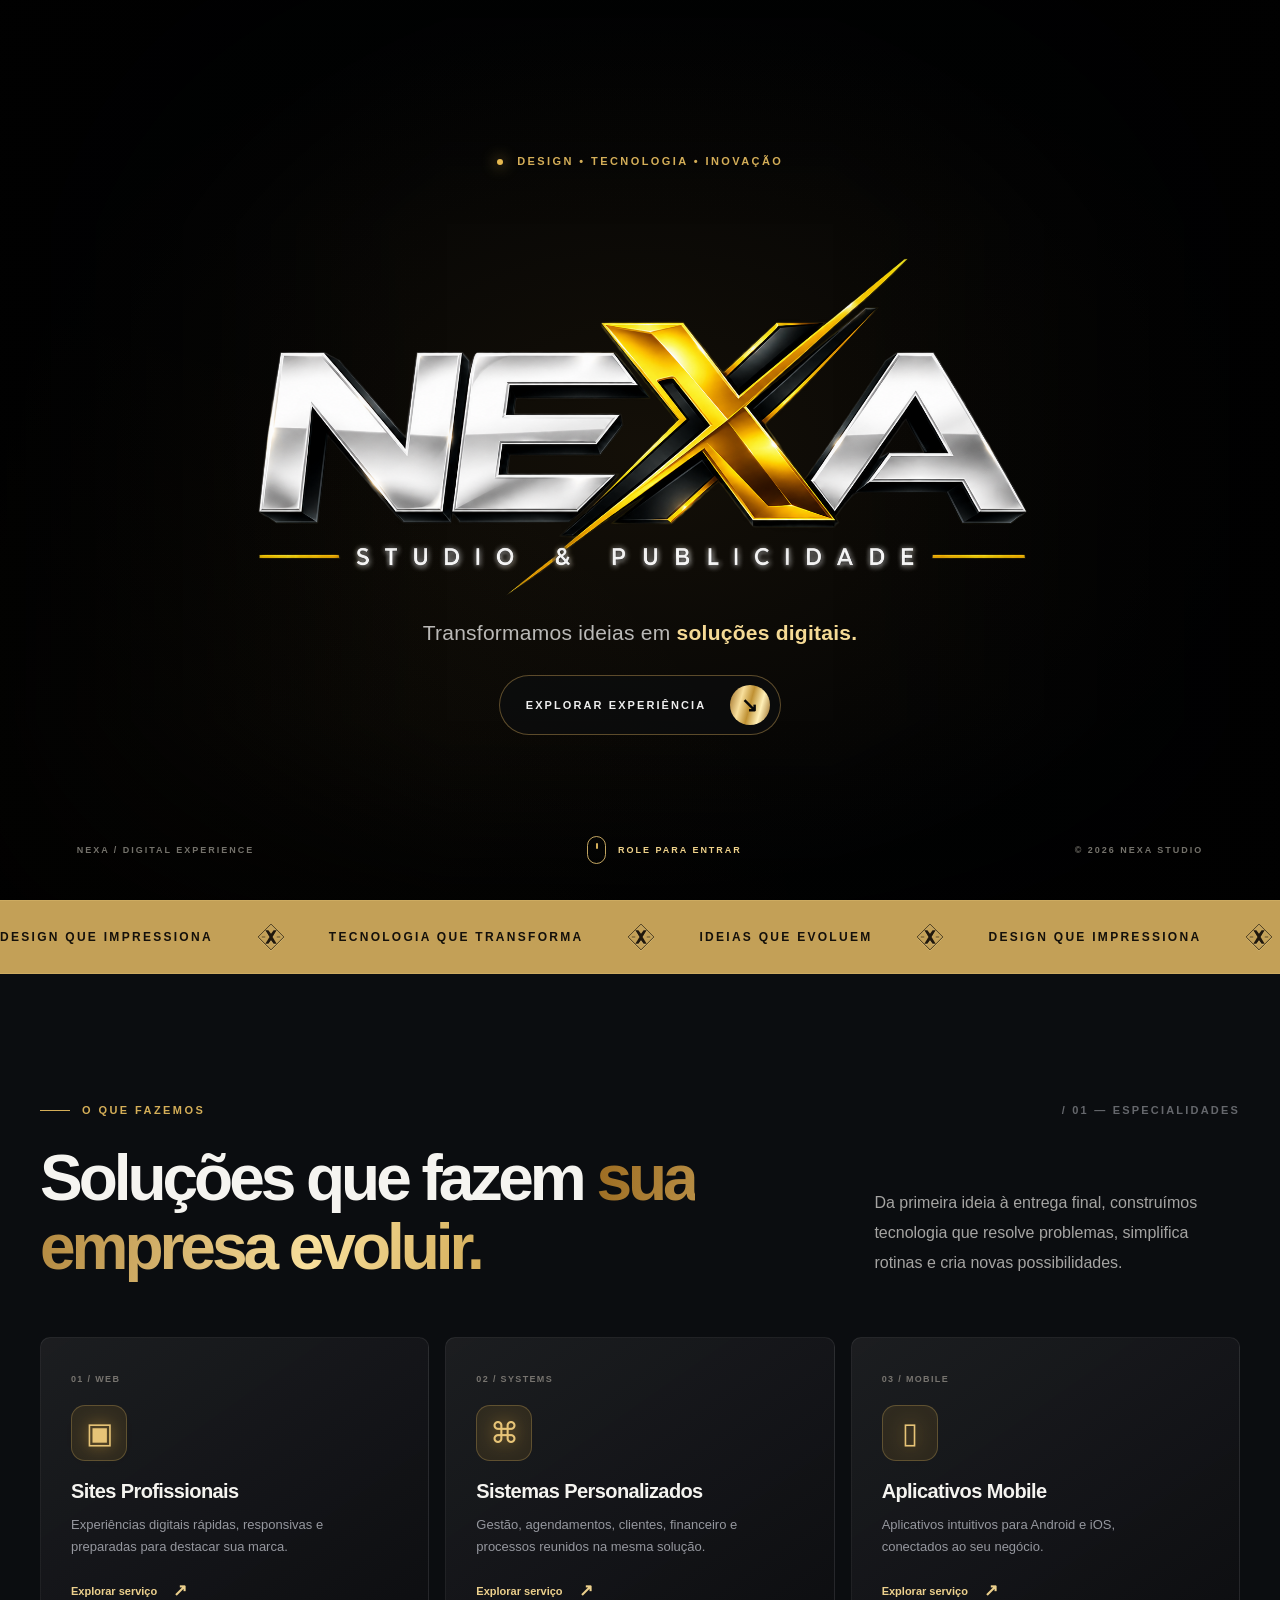
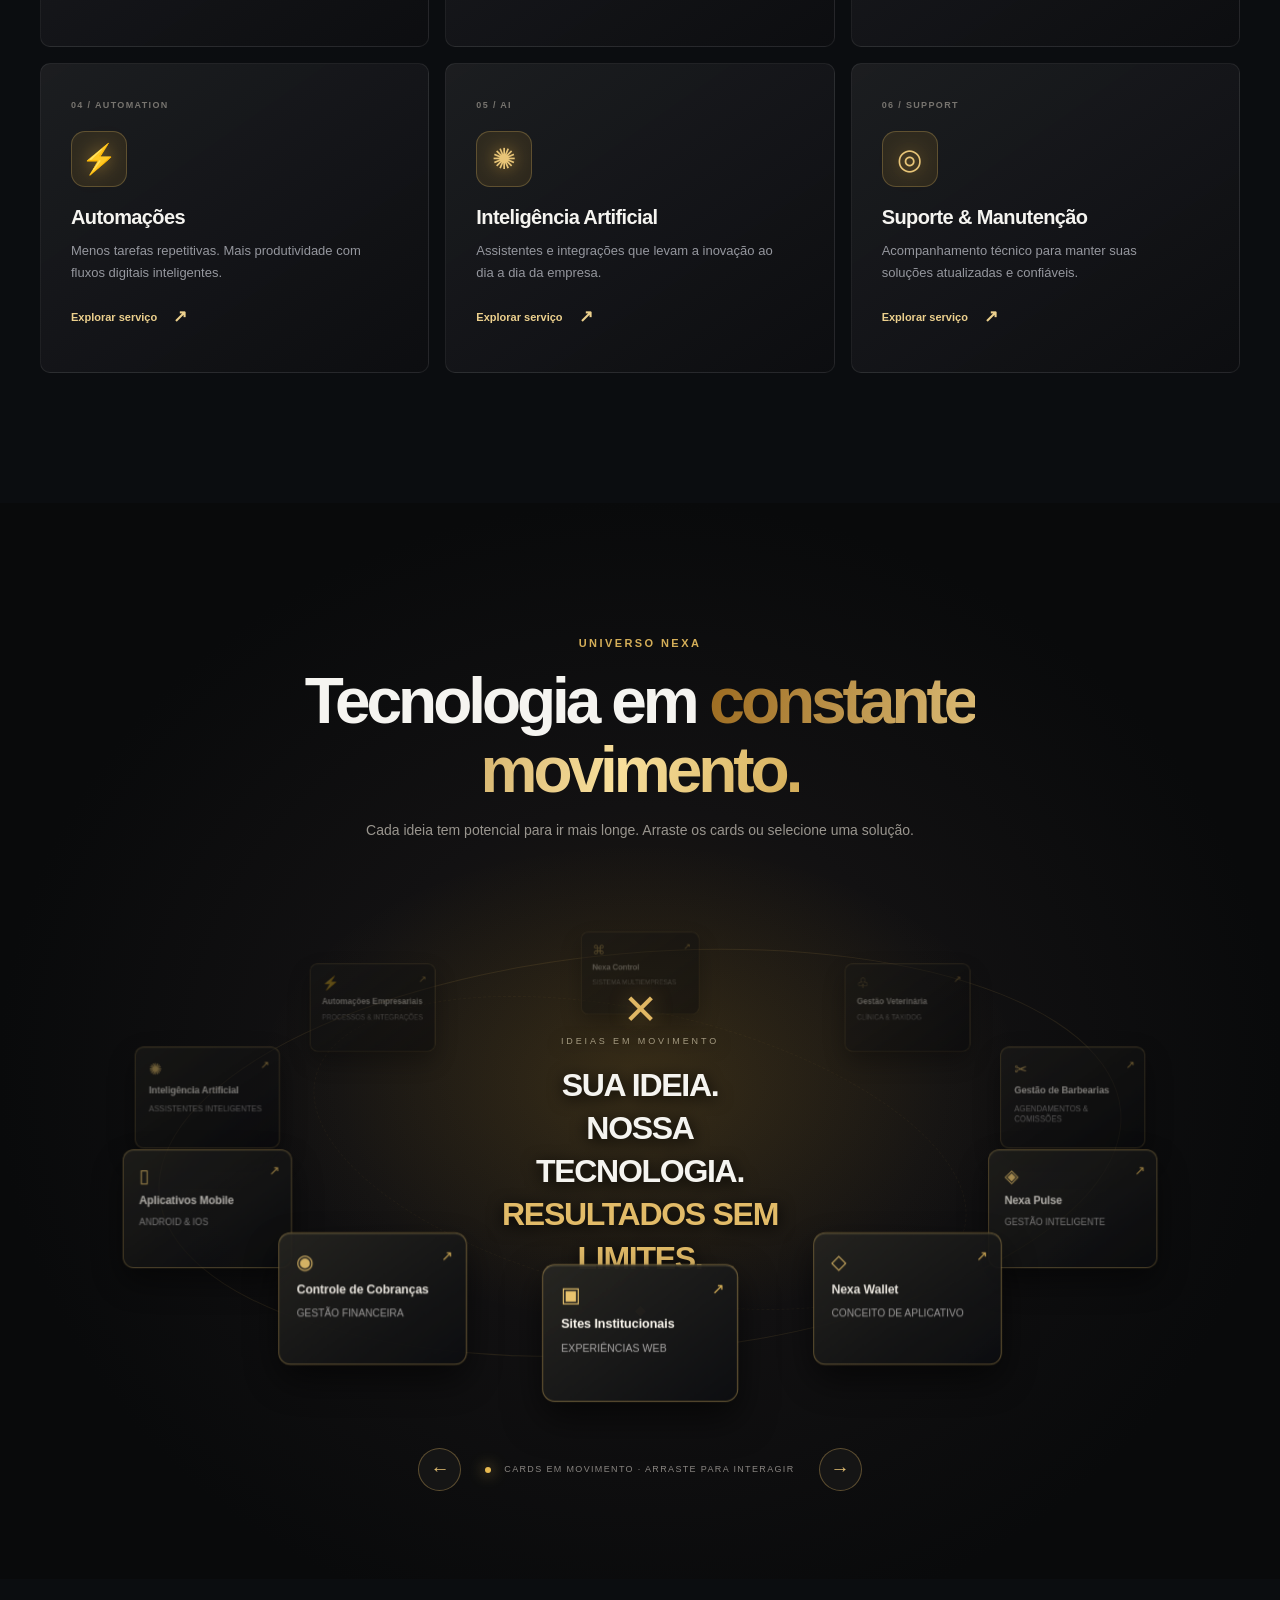
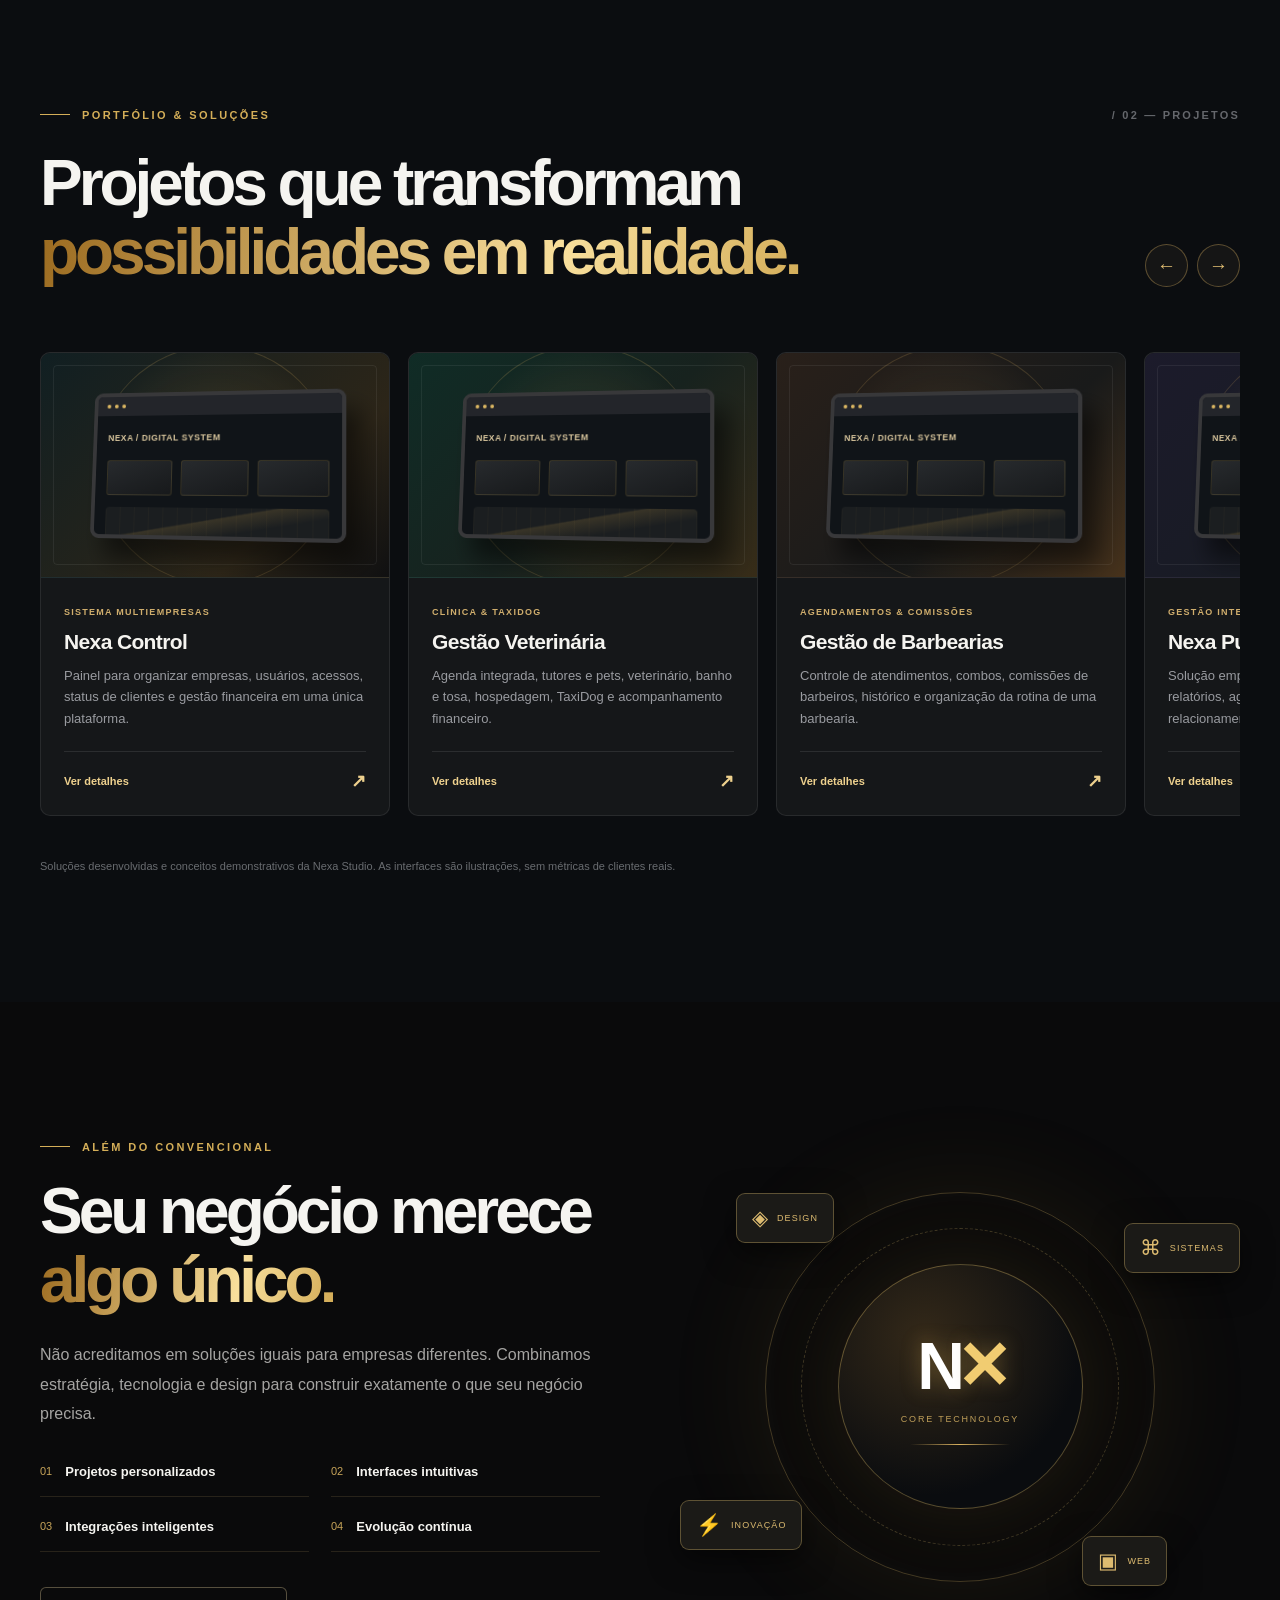
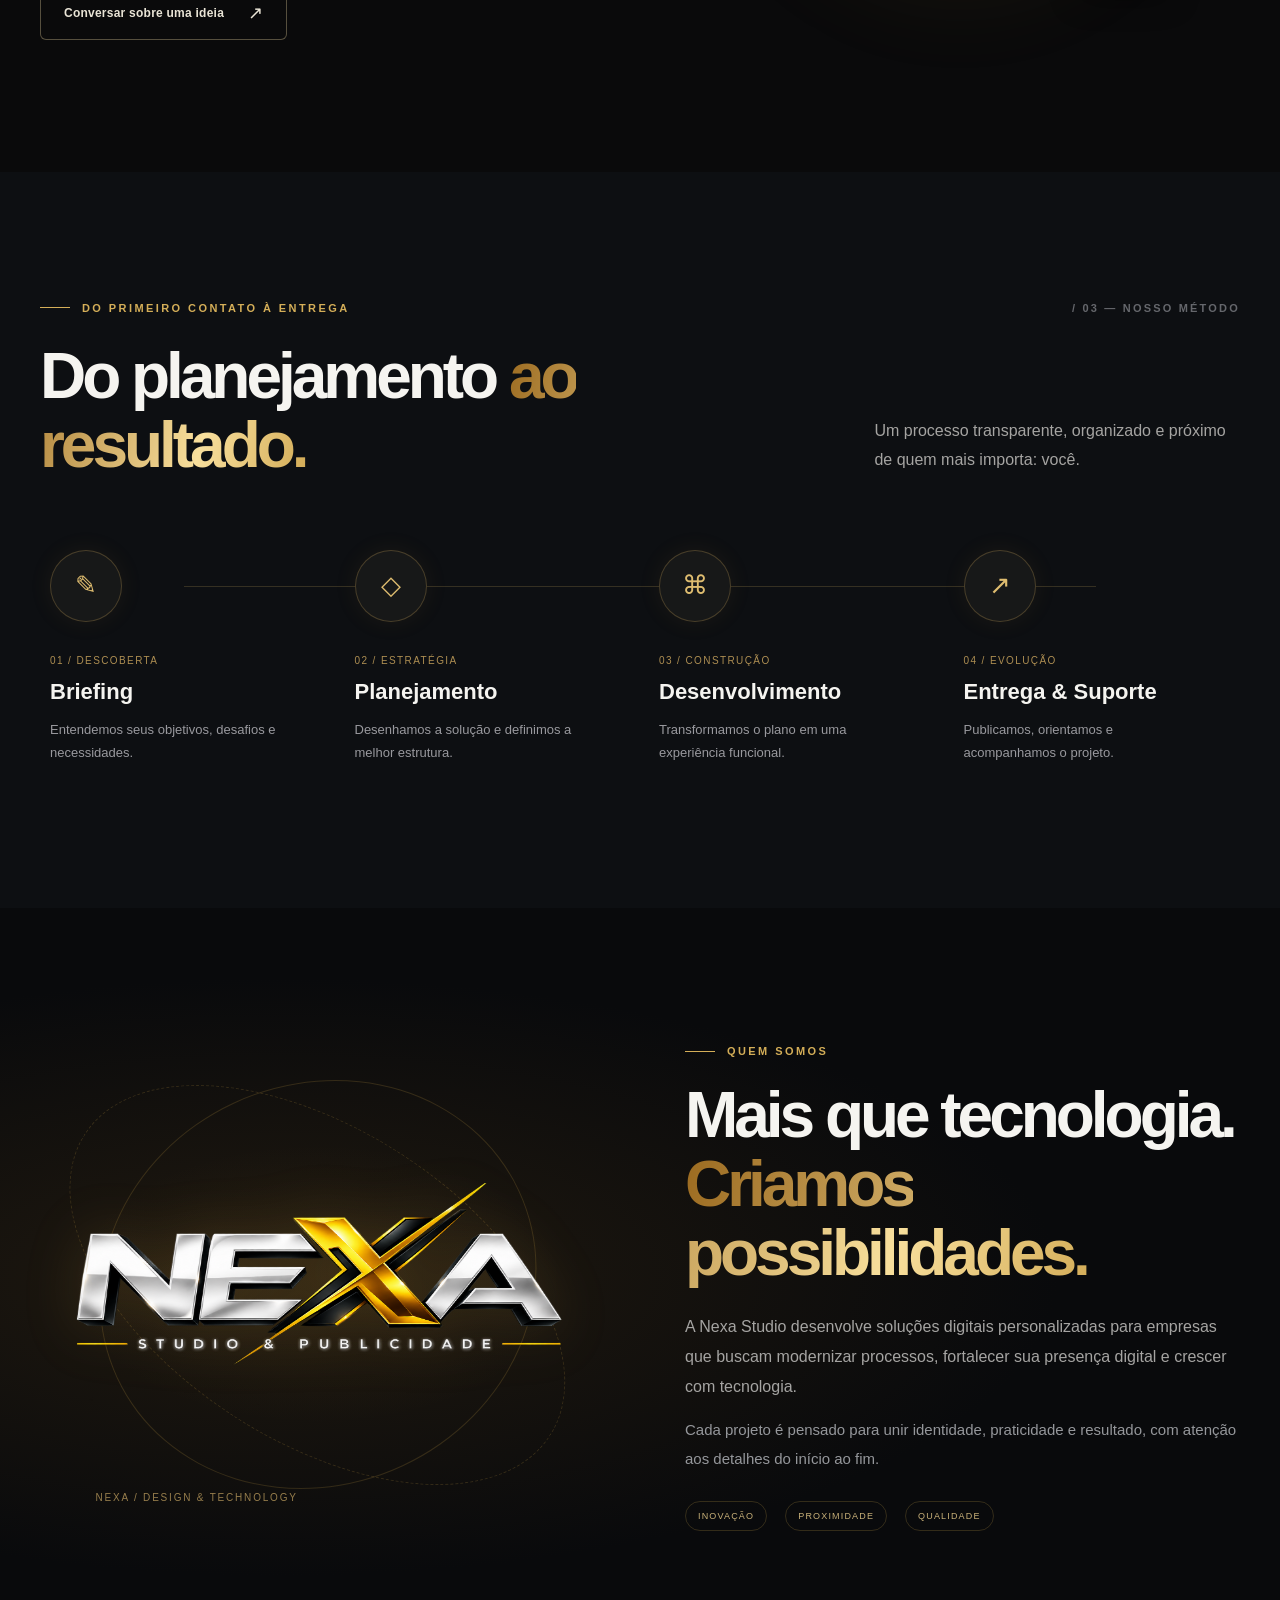
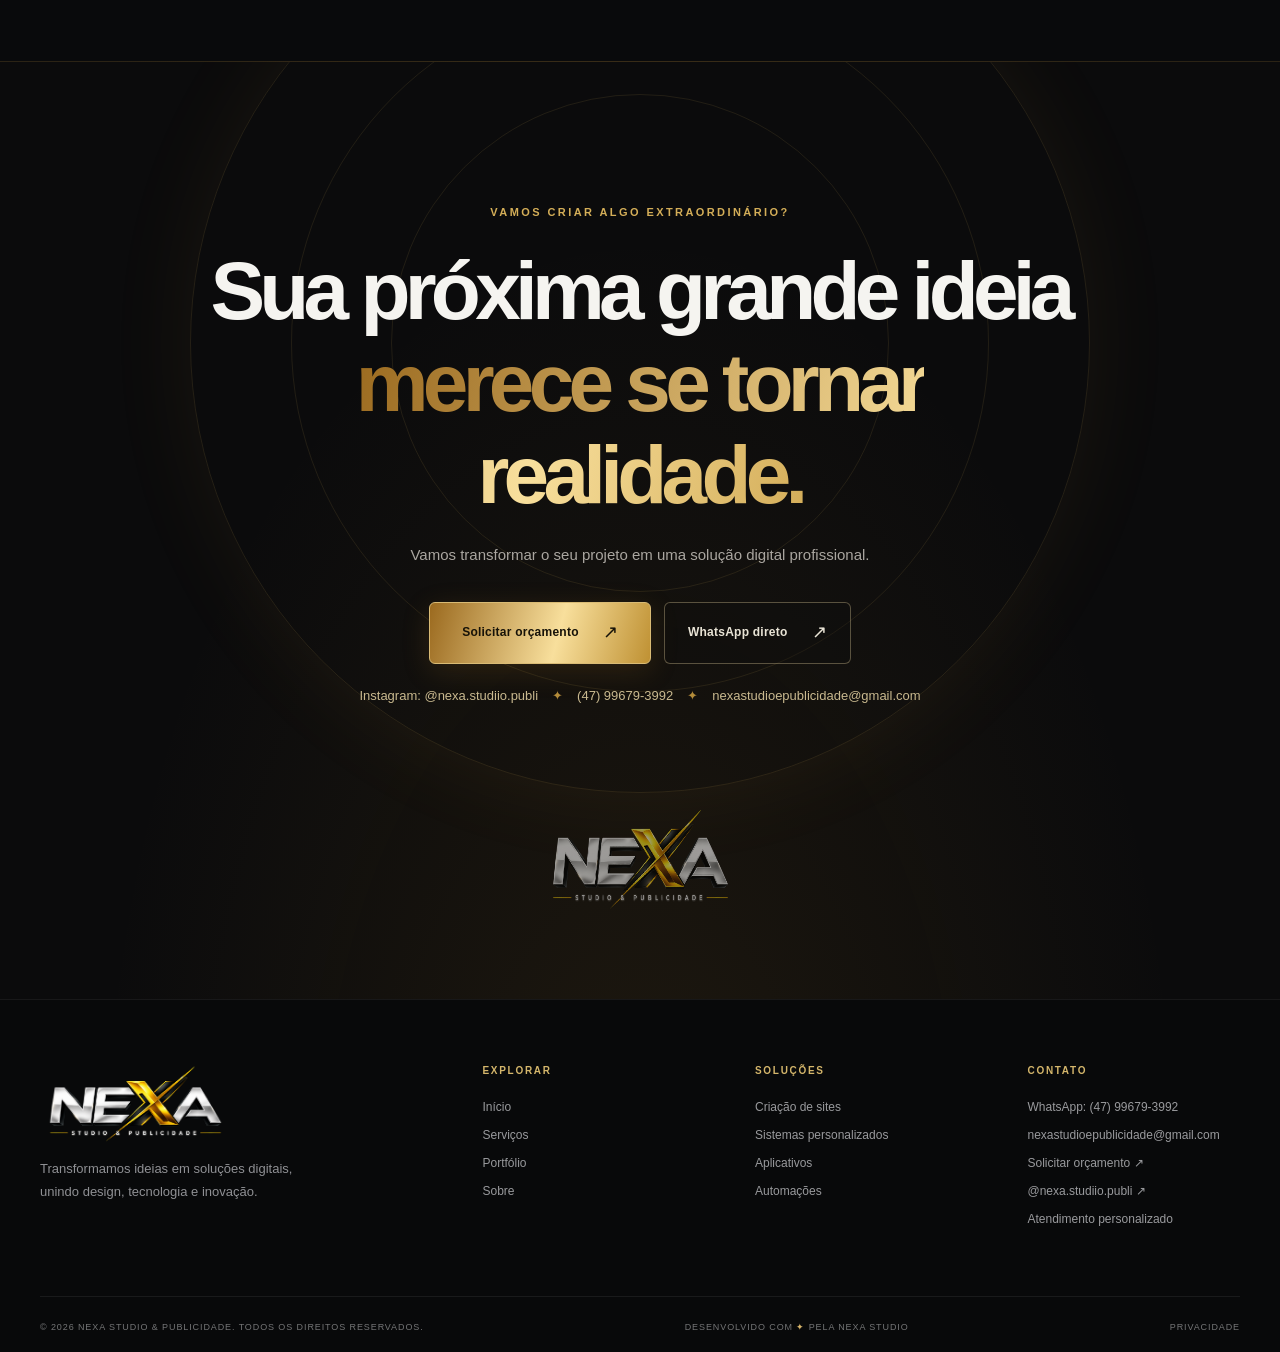
<file: index.html>
<!doctype html>
<html lang="pt-BR">
<head>
  <meta charset="UTF-8">
  <meta name="viewport" content="width=device-width, initial-scale=1, viewport-fit=cover">
  <meta name="theme-color" content="#090909">
  <meta name="description" content="Nexa Studio: sites, sistemas, aplicativos e automações inteligentes sob medida para impulsionar o seu negócio.">
  <meta property="og:type" content="website">
  <meta property="og:title" content="Nexa Studio | Transformamos ideias em soluções digitais">
  <meta property="og:description" content="Sites, sistemas, aplicativos e soluções digitais personalizadas para sua empresa.">
  <meta property="og:image" content="assets/img/nexa-logo.png">
  <title>Nexa Studio | Tecnologia que transforma ideias</title>
  <link rel="icon" type="image/svg+xml" href="assets/img/favicon.svg">
  <link rel="preload" href="assets/img/nexa-logo.webp" as="image" type="image/webp">
  <link rel="stylesheet" href="assets/css/styles.css">
  <script src="assets/js/config.js" defer></script>
  <script src="assets/js/site.js" defer></script>
  <script type="application/ld+json">{"@context":"https://schema.org","@type":"Organization","name":"Nexa Studio","sameAs":["https://www.instagram.com/nexa.studiio.publi/"],"description":"Criação de sites, sistemas, aplicativos e automações empresariais.","email":"nexastudioepublicidade@gmail.com","telephone":"+55 47 99679-3992","contactPoint":{"@type":"ContactPoint","contactType":"customer service","telephone":"+55 47 99679-3992","email":"nexastudioepublicidade@gmail.com","availableLanguage":"Portuguese"}}</script>
</head>
<body class="intro-active">
  <a class="skip-link" href="#inicio">Pular para o conteúdo</a>

  <!-- Abertura permanece até primeira interação de rolagem ou botão entrar. -->
  <div id="intro" class="intro" role="region" aria-label="Abertura Nexa Studio">
    <div class="intro__ambient" aria-hidden="true"></div>
    <div id="codeRain" class="code-rain" aria-hidden="true"></div>
    <div class="intro__vignette" aria-hidden="true"></div>
    <div class="intro__content">
      <span class="eyebrow intro__eyebrow"><span class="eyebrow-dot"></span> DESIGN • TECNOLOGIA • INOVAÇÃO</span>
      <div class="intro__logo-frame"><img src="assets/img/nexa-logo.webp" alt="Nexa Studio & Publicidade" class="intro__logo" width="840" height="560"></div>
      <p class="intro__tagline">Transformamos ideias em <strong>soluções digitais.</strong></p>
      <button id="enterSite" class="intro__enter" type="button"><span>EXPLORAR EXPERIÊNCIA</span><span class="circle-arrow" aria-hidden="true">↘</span></button>
    </div>
    <div class="intro__bottom"><span>NEXA / DIGITAL EXPERIENCE</span><span class="intro__scroll-indicator"><span class="mouse-icon"></span> ROLE PARA ENTRAR</span><span>© 2026 NEXA STUDIO</span></div>
    <div class="intro__shine" aria-hidden="true"></div>
  </div>

  <header id="siteHeader" class="site-header">
    <div class="container header-inner">
      <a href="#inicio" class="brand" aria-label="Nexa Studio — início">
        <img src="assets/img/nexa-logo.webp" alt="Nexa Studio" width="160" height="106">
      </a>
      <nav class="nav" id="mainNav" aria-label="Navegação principal">
        <a href="#inicio" class="nav-link active">Início</a>
        <a href="#servicos" class="nav-link">Serviços</a>
        <a href="#projetos" class="nav-link">Projetos</a>
        <a href="#solucoes" class="nav-link">Soluções</a>
        <a href="#sobre" class="nav-link">Sobre</a>
        <a href="#contato" class="nav-link">Contato</a>
      </nav>
      <div class="header-actions">
        <button class="btn btn-gold btn-small" data-contact-trigger="Projeto digital" type="button">Solicitar projeto <span aria-hidden="true">↗</span></button>
        <button id="mobileMenuButton" class="menu-toggle" type="button" aria-label="Abrir menu" aria-controls="mainNav" aria-expanded="false"><span></span><span></span><span></span></button>
      </div>
    </div>
  </header>

  <main id="main-content">
    <section id="inicio" class="hero section-stage">
      <div class="hero__grid" aria-hidden="true"></div><div class="hero__halo" aria-hidden="true"></div>
      <div class="container hero__layout">
        <div class="hero__copy">
          <span class="section-kicker reveal"><span class="kicker-line"></span> BEM-VINDO À NOVA ERA DIGITAL</span>
          <h1 class="hero__heading reveal">O FUTURO DIGITAL DA SUA EMPRESA <span class="gold-text">COMEÇA AQUI.</span></h1>
          <p class="hero__description reveal">Criamos sites, sistemas, aplicativos e soluções inteligentes para transformar ideias em <strong>resultados reais.</strong></p>
          <div class="hero__actions reveal"><button class="btn btn-gold" data-contact-trigger="Novo projeto" type="button">Começar meu projeto <span aria-hidden="true">↗</span></button><a class="btn btn-outline" href="#portfolio">Conhecer trabalhos <span aria-hidden="true">↓</span></a></div>
          <div class="hero__highlights reveal"><span><i class="highlight-icon">✦</i> Soluções sob medida</span><span><i class="highlight-icon">◈</i> Design de alto padrão</span><span><i class="highlight-icon">◇</i> Suporte próximo</span></div>
        </div>
        <div class="hero__visual" id="heroScene" aria-label="Ilustração interativa de um notebook e smartphone com sistemas Nexa">
          <div class="scene-orbit orbit-one" aria-hidden="true"></div><div class="scene-orbit orbit-two" aria-hidden="true"></div>
          <div class="device-wrap" id="deviceWrap">
            <div class="float-card floating-pill float-card--top"><span class="float-card__icon">✦</span><span><strong>Sites profissionais</strong><small>Performance e design</small></span></div>
            <div class="laptop">
              <div class="laptop__screen">
                <div class="screen-topbar"><span class="dash-logo">N<span>✕</span></span><span class="topbar-dots"><i></i><i></i><i></i></span><span class="topbar-user">DEMONSTRAÇÃO</span></div>
                <div class="screen-body"><aside class="screen-sidebar"><span class="screen-side-title">PAINEL</span><span class="screen-menu active">▦</span><span class="screen-menu">◉</span><span class="screen-menu">▤</span><span class="screen-menu">◇</span><span class="screen-menu">⚙</span></aside>
                  <div class="screen-content"><div class="screen-welcome"><span>Visão geral <small>Bem-vindo ao seu painel</small></span><b>↗</b></div><div class="screen-stats"><div><small>Receita mensal</small><strong>R$ —</strong><span>Visualização</span></div><div><small>Atendimentos</small><strong>—</strong><span>Visualização</span></div><div><small>Projetos</small><strong>—</strong><span>Visualização</span></div></div><div class="chart-panel"><div class="chart-head"><span>Visão de desempenho</span><small>Últimos meses</small></div><svg viewBox="0 0 410 135" preserveAspectRatio="none" aria-hidden="true"><defs><linearGradient id="chartFill" x1="0" x2="0" y1="0" y2="1"><stop offset="0" stop-color="#d5ae4c" stop-opacity=".32"/><stop offset="1" stop-color="#d5ae4c" stop-opacity="0"/></linearGradient></defs><path d="M0 112 Q38 91 68 100 T132 72 T205 75 T265 39 T330 47 T410 13 L410 135 L0 135Z" fill="url(#chartFill)"/><path d="M0 112 Q38 91 68 100 T132 72 T205 75 T265 39 T330 47 T410 13" fill="none" stroke="#edca70" stroke-width="2.5" stroke-linecap="round"/></svg></div></div>
                </div>
              </div><div class="laptop__base"></div><div class="laptop__foot"></div>
            </div>
            <div class="phone"><div class="phone__earpiece"></div><div class="phone__screen"><span class="phone__logo">N<span>✕</span></span><small>Dashboard mobile</small><div class="phone__balance">Seu negócio<br><strong>na palma da mão.</strong></div><div class="phone__mini-chart"><span style="height:38%"></span><span style="height:64%"></span><span style="height:52%"></span><span style="height:80%"></span><span style="height:59%"></span><span style="height:94%"></span><span style="height:70%"></span></div><div class="phone__mini-box">Visão completa <b>↗</b></div><div class="phone__mini-box">Gestão inteligente <b>↗</b></div></div></div>
            <div class="float-card floating-pill float-card--bottom"><span class="float-card__icon">◈</span><span><strong>Sistemas inteligentes</strong><small>Controle em tempo real</small></span></div>
          </div>
          <div class="visual-caption"><span class="small-sparkle">✧</span> TECNOLOGIA QUE SE MOVE COM VOCÊ</div>
        </div>
      </div>
      <div class="hero__bottom container"><span>ESTRATÉGIA <i></i> DESIGN <i></i> DESENVOLVIMENTO</span><a href="#servicos" aria-label="Rolar para serviços">DESCUBRA MAIS <span>↓</span></a></div>
    </section>

    <div class="marquee-section" aria-hidden="true"><div class="marquee-track"><span>DESIGN QUE IMPRESSIONA</span><span class="marquee-mark" aria-hidden="true"></span><span>TECNOLOGIA QUE TRANSFORMA</span><span class="marquee-mark" aria-hidden="true"></span><span>IDEIAS QUE EVOLUEM</span><span class="marquee-mark" aria-hidden="true"></span><span>DESIGN QUE IMPRESSIONA</span><span class="marquee-mark" aria-hidden="true"></span><span>TECNOLOGIA QUE TRANSFORMA</span><span class="marquee-mark" aria-hidden="true"></span><span>IDEIAS QUE EVOLUEM</span><span class="marquee-mark" aria-hidden="true"></span></div></div>

    <section id="servicos" class="section services-section">
      <div class="container"><div class="section-topline reveal"><span class="section-kicker"><span class="kicker-line"></span> O QUE FAZEMOS</span><span class="section-index">/ 01 — ESPECIALIDADES</span></div>
        <div class="section-heading-grid"><h2 class="section-title reveal">Soluções que fazem <span class="gold-text">sua empresa evoluir.</span></h2><p class="section-desc reveal">Da primeira ideia à entrega final, construímos tecnologia que resolve problemas, simplifica rotinas e cria novas possibilidades.</p></div>
        <div class="services-grid">
          <article class="service-card reveal"><span class="service-card__number">01 / WEB</span><div class="service-card__icon" aria-hidden="true">▣</div><h3>Sites Profissionais</h3><p>Experiências digitais rápidas, responsivas e preparadas para destacar sua marca.</p><button class="service-card__link" data-contact-trigger="Criação de sites" type="button">Explorar serviço <span>↗</span></button></article>
          <article class="service-card reveal"><span class="service-card__number">02 / SYSTEMS</span><div class="service-card__icon" aria-hidden="true">⌘</div><h3>Sistemas Personalizados</h3><p>Gestão, agendamentos, clientes, financeiro e processos reunidos na mesma solução.</p><button class="service-card__link" data-contact-trigger="Sistema personalizado" type="button">Explorar serviço <span>↗</span></button></article>
          <article class="service-card reveal"><span class="service-card__number">03 / MOBILE</span><div class="service-card__icon" aria-hidden="true">▯</div><h3>Aplicativos Mobile</h3><p>Aplicativos intuitivos para Android e iOS, conectados ao seu negócio.</p><button class="service-card__link" data-contact-trigger="Aplicativo mobile" type="button">Explorar serviço <span>↗</span></button></article>
          <article class="service-card reveal"><span class="service-card__number">04 / AUTOMATION</span><div class="service-card__icon" aria-hidden="true">⚡</div><h3>Automações</h3><p>Menos tarefas repetitivas. Mais produtividade com fluxos digitais inteligentes.</p><button class="service-card__link" data-contact-trigger="Automação empresarial" type="button">Explorar serviço <span>↗</span></button></article>
          <article class="service-card reveal"><span class="service-card__number">05 / AI</span><div class="service-card__icon" aria-hidden="true">✺</div><h3>Inteligência Artificial</h3><p>Assistentes e integrações que levam a inovação ao dia a dia da empresa.</p><button class="service-card__link" data-contact-trigger="Inteligência artificial" type="button">Explorar serviço <span>↗</span></button></article>
          <article class="service-card reveal"><span class="service-card__number">06 / SUPPORT</span><div class="service-card__icon" aria-hidden="true">◎</div><h3>Suporte & Manutenção</h3><p>Acompanhamento técnico para manter suas soluções atualizadas e confiáveis.</p><button class="service-card__link" data-contact-trigger="Suporte e manutenção" type="button">Explorar serviço <span>↗</span></button></article>
        </div>
      </div>
    </section>

    <section id="projetos" class="section orbit-section"><div class="orbit-section__glow" aria-hidden="true"></div>
      <div class="container orbit-intro reveal"><span class="section-kicker centered">UNIVERSO NEXA</span><h2 class="section-title">Tecnologia em <span class="gold-text">constante movimento.</span></h2><p>Cada ideia tem potencial para ir mais longe. Arraste os cards ou selecione uma solução.</p></div>
      <div class="orbit-arena" id="orbitArena" aria-label="Carrossel animado com soluções da Nexa Studio"><div class="orbit-ring orbit-ring--outer" aria-hidden="true"></div><div class="orbit-ring orbit-ring--inner" aria-hidden="true"></div>
        <div class="orbit-core"><div class="orbit-core__mark">✕</div><span>IDEIAS EM MOVIMENTO</span><strong>SUA IDEIA.<br>NOSSA TECNOLOGIA.<br><em>RESULTADOS SEM LIMITES.</em></strong><div class="orbit-core__diamond">◆</div></div>
        <div id="orbitCards" class="orbit-cards"></div>
      </div>
      <div class="orbit-controls"><button id="orbitPrev" type="button" aria-label="Girar cards para a esquerda">←</button><span><i class="live-dot"></i> CARDS EM MOVIMENTO · ARRASTE PARA INTERAGIR</span><button id="orbitNext" type="button" aria-label="Girar cards para a direita">→</button></div>
    </section>

    <section id="portfolio" class="section portfolio-section"><div class="container"><div class="section-topline reveal"><span class="section-kicker"><span class="kicker-line"></span> PORTFÓLIO & SOLUÇÕES</span><span class="section-index">/ 02 — PROJETOS</span></div>
      <div class="section-heading-grid portfolio-title-row"><h2 class="section-title reveal">Projetos que transformam <span class="gold-text">possibilidades em realidade.</span></h2><div class="portfolio-actions reveal"><button id="portfolioPrev" type="button" aria-label="Projeto anterior">←</button><button id="portfolioNext" type="button" aria-label="Próximo projeto">→</button></div></div>
      <div class="portfolio-track" id="portfolioTrack" tabindex="0" aria-label="Portfólio com rolagem horizontal"></div><p class="portfolio-note">Soluções desenvolvidas e conceitos demonstrativos da Nexa Studio. As interfaces são ilustrações, sem métricas de clientes reais.</p></div>
    </section>

    <section id="solucoes" class="section solutions-section"><div class="container solutions-layout"><div class="solutions-copy"><span class="section-kicker reveal"><span class="kicker-line"></span> ALÉM DO CONVENCIONAL</span><h2 class="section-title reveal">Seu negócio merece <span class="gold-text">algo único.</span></h2><p class="section-desc reveal">Não acreditamos em soluções iguais para empresas diferentes. Combinamos estratégia, tecnologia e design para construir exatamente o que seu negócio precisa.</p><div class="solutions-points reveal"><div><span>01</span><strong>Projetos personalizados</strong></div><div><span>02</span><strong>Interfaces intuitivas</strong></div><div><span>03</span><strong>Integrações inteligentes</strong></div><div><span>04</span><strong>Evolução contínua</strong></div></div><button class="btn btn-outline reveal" data-contact-trigger="Solução personalizada" type="button">Conversar sobre uma ideia <span>↗</span></button></div>
      <div class="solutions-visual reveal" aria-hidden="true"><div class="solution-halo"></div><div class="solution-inner"><div class="solution-inner__logo">N<span>✕</span></div><small>CORE TECHNOLOGY</small><div class="solution-inner__lines"></div></div><div class="solution-node solution-node--one">◈ <span>DESIGN</span></div><div class="solution-node solution-node--two">⌘ <span>SISTEMAS</span></div><div class="solution-node solution-node--three">⚡ <span>INOVAÇÃO</span></div><div class="solution-node solution-node--four">▣ <span>WEB</span></div></div></div></section>

    <section id="processo" class="section process-section"><div class="container"><div class="section-topline reveal"><span class="section-kicker"><span class="kicker-line"></span> DO PRIMEIRO CONTATO À ENTREGA</span><span class="section-index">/ 03 — NOSSO MÉTODO</span></div><div class="section-heading-grid"><h2 class="section-title reveal">Do planejamento <span class="gold-text">ao resultado.</span></h2><p class="section-desc reveal">Um processo transparente, organizado e próximo de quem mais importa: você.</p></div><div class="process-steps" id="processSteps"><div class="process-progress" id="processProgress"></div><article class="process-step reveal"><div class="process-step__circle">✎</div><span>01 / DESCOBERTA</span><h3>Briefing</h3><p>Entendemos seus objetivos, desafios e necessidades.</p></article><article class="process-step reveal"><div class="process-step__circle">◇</div><span>02 / ESTRATÉGIA</span><h3>Planejamento</h3><p>Desenhamos a solução e definimos a melhor estrutura.</p></article><article class="process-step reveal"><div class="process-step__circle">⌘</div><span>03 / CONSTRUÇÃO</span><h3>Desenvolvimento</h3><p>Transformamos o plano em uma experiência funcional.</p></article><article class="process-step reveal"><div class="process-step__circle">↗</div><span>04 / EVOLUÇÃO</span><h3>Entrega & Suporte</h3><p>Publicamos, orientamos e acompanhamos o projeto.</p></article></div></div></section>

    <section id="sobre" class="section about-section"><div class="container about-layout"><div class="about-art reveal"><div class="about-art__circle about-art__circle--one"></div><div class="about-art__circle about-art__circle--two"></div><div class="about-art__mark"><img src="assets/img/nexa-logo.webp" alt="Logo da Nexa Studio" loading="lazy" width="420" height="280"></div><span class="about-art__label">NEXA / DESIGN & TECHNOLOGY</span></div><div class="about-copy"><span class="section-kicker reveal"><span class="kicker-line"></span> QUEM SOMOS</span><h2 class="section-title reveal">Mais que tecnologia. <span class="gold-text">Criamos possibilidades.</span></h2><p class="section-desc reveal">A Nexa Studio desenvolve soluções digitais personalizadas para empresas que buscam modernizar processos, fortalecer sua presença digital e crescer com tecnologia.</p><p class="about-paragraph reveal">Cada projeto é pensado para unir identidade, praticidade e resultado, com atenção aos detalhes do início ao fim.</p><div class="about-values reveal"><span>INOVAÇÃO</span><span>PROXIMIDADE</span><span>QUALIDADE</span></div></div></div></section>

    <section id="depoimentos" class="section testimonials-section" hidden><div class="container"><span class="section-kicker">A EXPERIÊNCIA DOS NOSSOS CLIENTES</span><h2 class="section-title">Quem trabalha com a Nexa <span class="gold-text">faz parte da história.</span></h2><div id="testimonialsTrack" class="testimonials-track"></div></div></section>

    <section id="contato" class="contact-section"><div class="contact-halo" aria-hidden="true"></div><div class="container contact-content"><span class="section-kicker centered reveal">VAMOS CRIAR ALGO EXTRAORDINÁRIO?</span><h2 class="contact-title reveal">Sua próxima grande ideia <span class="gold-text">merece se tornar realidade.</span></h2><p class="reveal">Vamos transformar o seu projeto em uma solução digital profissional.</p><div class="contact-actions reveal"><button class="btn btn-gold btn-large" data-contact-trigger="Quero conversar com a Nexa Studio" type="button">Solicitar orçamento <span aria-hidden="true">↗</span></button><a class="btn btn-outline" href="https://wa.me/5547996793992?text=Ol%C3%A1%2C%20Nexa%20Studio%21%20Gostaria%20de%20conversar%20sobre%20um%20projeto." target="_blank" rel="noopener noreferrer" aria-label="Conversar com a Nexa Studio pelo WhatsApp">WhatsApp direto <span aria-hidden="true">↗</span></a></div><div class="contact-direct reveal"><a href="https://www.instagram.com/nexa.studiio.publi/" target="_blank" rel="noopener noreferrer" aria-label="Instagram da Nexa Studio: @nexa.studiio.publi">Instagram: @nexa.studiio.publi</a><span aria-hidden="true">✦</span><a href="tel:+5547996793992" aria-label="Ligar para Nexa Studio no número (47) 99679-3992">(47) 99679-3992</a><span aria-hidden="true">✦</span><a href="mailto:nexastudioepublicidade@gmail.com">nexastudioepublicidade@gmail.com</a></div><div class="contact-endmark"><img src="assets/img/nexa-logo.webp" alt="Nexa Studio" width="230" height="152" loading="lazy"></div></div></section>
  </main>

  <footer class="footer"><div class="container"><div class="footer-grid"><div class="footer-identity"><img src="assets/img/nexa-logo.webp" alt="Nexa Studio" width="190" height="125" loading="lazy"><p>Transformamos ideias em soluções digitais, unindo design, tecnologia e inovação.</p></div><div class="footer-col"><h3>EXPLORAR</h3><a href="#inicio">Início</a><a href="#servicos">Serviços</a><a href="#portfolio">Portfólio</a><a href="#sobre">Sobre</a></div><div class="footer-col"><h3>SOLUÇÕES</h3><a href="#servicos">Criação de sites</a><a href="#servicos">Sistemas personalizados</a><a href="#servicos">Aplicativos</a><a href="#servicos">Automações</a></div><div class="footer-col"><h3>CONTATO</h3><a href="https://wa.me/5547996793992" target="_blank" rel="noopener noreferrer">WhatsApp: (47) 99679-3992</a><a href="mailto:nexastudioepublicidade@gmail.com">nexastudioepublicidade@gmail.com</a><button type="button" data-contact-trigger="Contato pelo site">Solicitar orçamento ↗</button><a id="footerInstagram" href="#" hidden target="_blank" rel="noopener noreferrer">@nexa.studiio.publi ↗</a><span>Atendimento personalizado</span></div></div><div class="footer-bottom"><span>© <span id="year">2026</span> NEXA STUDIO & PUBLICIDADE. TODOS OS DIREITOS RESERVADOS.</span><span>DESENVOLVIDO COM <span class="footer-sparkle">✦</span> PELA NEXA STUDIO</span><a href="privacidade.html">PRIVACIDADE</a></div></div></footer>

  <button id="backTop" class="back-top" type="button" aria-label="Voltar ao topo">↑</button>

  <dialog id="projectDialog" class="dialog project-dialog" aria-labelledby="projectModalTitle"><button class="dialog-close" type="button" data-dialog-close aria-label="Fechar detalhes">×</button><div class="project-dialog__content"><span class="section-kicker">SOLUÇÃO NEXA</span><div class="project-modal-art" id="projectModalArt" aria-hidden="true"></div><span id="projectModalCategory" class="modal-category"></span><h2 id="projectModalTitle"></h2><p id="projectModalDescription"></p><div id="projectModalTags" class="modal-tags"></div><button id="projectModalContact" class="btn btn-gold" type="button">Quero uma solução assim <span>↗</span></button></div></dialog>

  <dialog id="contactDialog" class="dialog contact-dialog" aria-labelledby="contactModalTitle"><button class="dialog-close" type="button" data-dialog-close aria-label="Fechar contato">×</button><span class="section-kicker">VAMOS CONVERSAR</span><h2 id="contactModalTitle">Conte sua <span class="gold-text">ideia.</span></h2><p class="dialog-description">Preencha os dados e clique em enviar. O WhatsApp será aberto com sua mensagem preenchida para você confirmar o envio.</p><form id="contactForm" novalidate><div class="form-grid"><label>Seu nome <span>*</span><input id="contactName" name="nome" type="text" placeholder="Como podemos chamar você?" autocomplete="name" required minlength="2" maxlength="100"></label><label>Seu contato <span>*</span><input id="contactPhone" name="telefone" type="tel" placeholder="(47) 99999-9999" autocomplete="tel" required minlength="8" maxlength="30"></label></div><label>Tipo de serviço <span>*</span><select id="contactService" name="servico" required><option value="">Selecione um serviço</option><option>Criação de sites</option><option>Sistema personalizado</option><option>Aplicativo mobile</option><option>Automação empresarial</option><option>Inteligência artificial</option><option>Suporte e manutenção</option><option>Outro projeto</option></select></label><label>Sobre o projeto <span>*</span><textarea id="contactMessage" name="mensagem" rows="3" placeholder="Me conte um pouco sobre sua ideia..." required minlength="10" maxlength="2500"></textarea></label><p id="contactStatus" class="contact-status" role="status" aria-live="polite"></p><div class="contact-form-actions"><button class="btn btn-gold" type="submit" id="sendContactButton">Enviar pelo WhatsApp <span>↗</span></button><button class="btn btn-outline btn-copy" id="copyContactButton" type="button" hidden>Copiar mensagem</button></div><small class="form-note">Nenhum dado é enviado automaticamente a um servidor por este formulário.</small></form></dialog>
</body>
</html>
</file>
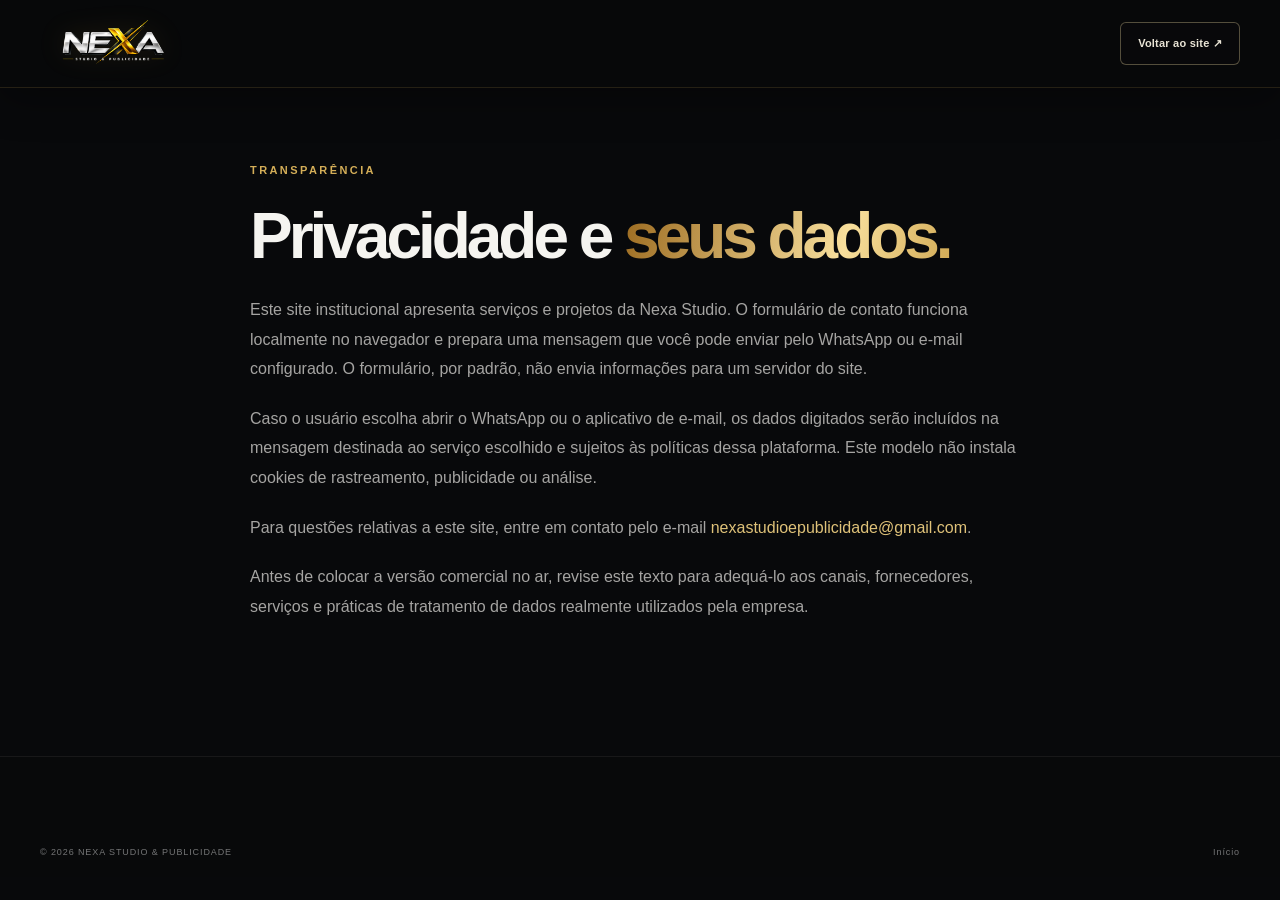
<file: privacidade.html>
<!doctype html><html lang="pt-BR"><head><meta charset="utf-8"><meta name="viewport" content="width=device-width, initial-scale=1"><meta name="theme-color" content="#090909"><title>Privacidade | Nexa Studio</title><link rel="icon" href="assets/img/favicon.svg"><link rel="stylesheet" href="assets/css/styles.css"></head><body><header class="site-header scrolled"><div class="container header-inner"><a class="brand" href="index.html"><img src="assets/img/nexa-logo.webp" alt="Nexa Studio"></a><a class="btn btn-outline btn-small" href="index.html">Voltar ao site ↗</a></div></header><main class="section" style="padding-top:160px;min-height:75vh"><div class="container" style="max-width:780px"><span class="section-kicker">TRANSPARÊNCIA</span><h1 class="section-title" style="margin:24px 0">Privacidade e <span class="gold-text">seus dados.</span></h1><p class="section-desc">Este site institucional apresenta serviços e projetos da Nexa Studio. O formulário de contato funciona localmente no navegador e prepara uma mensagem que você pode enviar pelo WhatsApp ou e-mail configurado. O formulário, por padrão, não envia informações para um servidor do site.</p><p class="section-desc" style="margin-top:20px">Caso o usuário escolha abrir o WhatsApp ou o aplicativo de e-mail, os dados digitados serão incluídos na mensagem destinada ao serviço escolhido e sujeitos às políticas dessa plataforma. Este modelo não instala cookies de rastreamento, publicidade ou análise.</p><p class="section-desc" style="margin-top:20px">Para questões relativas a este site, entre em contato pelo e-mail <a href="mailto:nexastudioepublicidade@gmail.com" style="color:#dfc279">nexastudioepublicidade@gmail.com</a>.</p><p class="section-desc" style="margin-top:20px">Antes de colocar a versão comercial no ar, revise este texto para adequá-lo aos canais, fornecedores, serviços e práticas de tratamento de dados realmente utilizados pela empresa.</p></div></main><footer class="footer"><div class="container"><div class="footer-bottom" style="border:0"><span>© <span id="year">2026</span> NEXA STUDIO & PUBLICIDADE</span><a href="index.html">Início</a></div></div></footer><script>document.getElementById('year').textContent=new Date().getFullYear()</script></body></html>
</file>
<file: assets/css/styles.css>
/* NEXA STUDIO — Premium Digital Experience. Sem dependências externas. */
:root{--bg:#08090b;--bg2:#0d0f12;--panel:#131519;--panel2:#17191d;--line:rgba(236,200,115,.18);--line-light:rgba(255,255,255,.095);--text:#f5f4f0;--muted:#a2a1a0;--faint:#6e7077;--gold:#d4ae58;--gold-light:#f6df9c;--gold-dark:#9a6d23;--shine:linear-gradient(105deg,#9b6a1f 0%,#f8df9c 29%,#bf9133 50%,#fff0b7 73%,#92631c 100%);--font:Inter,ui-sans-serif,-apple-system,BlinkMacSystemFont,"Segoe UI",Arial,sans-serif;--ease:cubic-bezier(.2,.8,.2,1);--header:88px}
*{box-sizing:border-box}html{scroll-behavior:smooth;scroll-padding-top:90px}body{margin:0;background:var(--bg);color:var(--text);font-family:var(--font);-webkit-font-smoothing:antialiased;overflow-x:hidden}body.intro-active{overflow:hidden;height:100svh}body.dialog-open{overflow:hidden}button,input,select,textarea{font:inherit}button{cursor:pointer}a{color:inherit;text-decoration:none}img,svg{max-width:100%}::selection{background:#d1a448;color:#0b0b0b}[hidden]{display:none!important}:focus-visible{outline:2px solid var(--gold-light);outline-offset:4px}.container{width:min(1200px,calc(100% - 72px));margin-inline:auto}.section{padding:130px 0;position:relative}.gold-text{background:var(--shine);background-size:240% auto;-webkit-background-clip:text;background-clip:text;color:transparent}.skip-link{position:fixed;z-index:6000;top:-100px;left:20px;background:#e4be69;color:#000;padding:15px;transition:top .2s}.skip-link:focus{top:18px}.eyebrow,.section-kicker{font-size:11px;font-weight:750;letter-spacing:.22em;color:var(--gold);text-transform:uppercase}.eyebrow-dot,.live-dot{display:inline-block;width:6px;height:6px;border-radius:50%;background:#e7b950;box-shadow:0 0 15px #ffcf66;margin-right:9px;vertical-align:middle}.section-kicker{display:inline-flex;align-items:center;gap:12px}.kicker-line{height:1px;width:30px;background:var(--gold)}.section-kicker.centered{justify-content:center}.section-topline{display:flex;align-items:center;justify-content:space-between;margin-bottom:28px}.section-index{font-size:11px;letter-spacing:.2em;color:#65676c;font-weight:650}.section-heading-grid{display:grid;grid-template-columns:minmax(0,1.15fr) minmax(250px,.55fr);align-items:end;gap:70px;margin-bottom:55px}.section-title{font-size:clamp(40px,5vw,70px);letter-spacing:-.063em;font-weight:790;line-height:1.08;margin:0;max-width:850px}.section-desc{color:#a5a4a2;font-size:16px;line-height:1.85;margin:0 0 5px}.reveal{opacity:0;transform:translateY(28px);transition:opacity .9s var(--ease),transform .9s var(--ease)}.reveal.is-visible{opacity:1;transform:translateY(0)}
/* Apertura */
.intro{position:fixed;inset:0;z-index:5000;background:#020304;overflow:hidden;display:flex;align-items:center;justify-content:center;isolation:isolate;transition:opacity .8s var(--ease),visibility .8s}.intro.leaving{opacity:0;visibility:hidden;pointer-events:none}.intro__ambient{position:absolute;inset:-50%;background:radial-gradient(ellipse at 50% 50%,rgba(199,140,47,.09),transparent 35%),radial-gradient(ellipse at 15% 80%,rgba(185,132,31,.09),transparent 35%);animation:ambientSway 12s ease-in-out infinite alternate}.intro__vignette{position:absolute;inset:0;background:linear-gradient(90deg,#010101d9,transparent 35%,transparent 65%,#010101d9),linear-gradient(0deg,#010101a8,transparent 20%,transparent 75%,#0101018c);z-index:1;pointer-events:none}.code-rain{position:absolute;inset:0;overflow:hidden;opacity:.9}.code-rain__column{position:absolute;left:var(--left);top:-65%;width:max-content;max-width:280px;display:flex;flex-direction:column;gap:13px;transform:translate3d(0,-10%,0);opacity:var(--opacity);animation:codeFall var(--duration) linear var(--delay) infinite;will-change:transform}.code-rain__column span{font:500 var(--font-size)/1.3 ui-monospace,SFMono-Regular,Consolas,monospace;letter-spacing:.015em;white-space:nowrap;color:var(--color);text-shadow:0 0 20px rgba(198,157,65,.16)}.intro__content{position:relative;z-index:2;width:min(920px,90%);text-align:center;margin-top:-14px}.intro__eyebrow{animation:introRise 1s .3s both}.intro__logo-frame{position:relative;max-width:790px;width:90%;margin:14px auto -80px;overflow:hidden;filter:drop-shadow(0 0 34px rgba(222,167,55,.16));animation:introLogo 1.5s .2s both}.intro__logo-frame:after{content:"";position:absolute;inset:12% -30%;background:linear-gradient(95deg,transparent 36%,rgba(255,255,255,.12) 46%,rgba(255,248,186,.72) 49%,rgba(255,255,255,.08) 53%,transparent 63%);transform:translateX(-150%) skewX(-17deg);animation:logoSweep 5s 1.5s infinite;pointer-events:none;mix-blend-mode:screen}.intro__logo{width:100%;height:auto;display:block;object-fit:contain}.intro__tagline{font-size:clamp(15px,2vw,21px);color:#bab9b7;letter-spacing:.012em;position:relative;z-index:1;margin:0 0 30px;animation:introRise .9s 1s both}.intro__tagline strong{font-weight:600;color:#f5da95}.intro__enter{border:1px solid #d2a95869;background:rgba(12,13,15,.7);border-radius:100px;color:#eee;padding:9px 10px 9px 26px;display:inline-flex;align-items:center;gap:24px;font-size:11px;letter-spacing:.19em;font-weight:800;transition:background .3s,border-color .3s,transform .3s;animation:introRise .9s 1.3s both}.intro__enter:hover{background:#cda957;color:#0b0b0b;border-color:#eac579;transform:translateY(-3px)}.circle-arrow{width:40px;height:40px;border-radius:50%;display:grid;place-items:center;background:var(--shine);color:#080808;font-size:20px}.intro__bottom{position:absolute;z-index:3;bottom:36px;left:6%;right:6%;display:flex;align-items:center;justify-content:space-between;gap:10px;font-size:9px;letter-spacing:.22em;font-weight:700;color:#74726b}.intro__scroll-indicator{display:flex;align-items:center;gap:12px;color:#f0d38b}.mouse-icon{width:19px;height:28px;border:1px solid rgba(242,206,120,.8);border-radius:12px;display:inline-block;position:relative}.mouse-icon:before{content:"";position:absolute;left:8px;top:6px;width:2px;height:6px;background:var(--gold);border-radius:2px;animation:mouseScroll 1.7s infinite}.intro__shine{z-index:4;pointer-events:none;position:absolute;inset:-30%;background:linear-gradient(110deg,transparent 41%,rgba(248,214,127,.75) 49%,transparent 57%);transform:translateX(-160%);opacity:0}.intro.leaving .intro__shine{animation:exitShine .75s ease-in forwards}.intro.leaving .intro__logo-frame{transform:scale(1.11)}.intro.leaving .code-rain{filter:blur(5px);opacity:0;transition:opacity .65s,filter .65s}@keyframes codeFall{from{transform:translate3d(0,-70vh,0)}to{transform:translate3d(0,110vh,0)}}@keyframes introRise{from{opacity:0;transform:translateY(32px)}to{opacity:1;transform:translateY(0)}}@keyframes introLogo{from{opacity:0;transform:scale(.8);filter:blur(12px)}to{opacity:1;transform:scale(1);filter:blur(0)}}@keyframes logoSweep{0%,28%{transform:translateX(-150%) skewX(-17deg)}57%,100%{transform:translateX(150%) skewX(-17deg)}}@keyframes exitShine{0%{opacity:0;transform:translateX(-160%)}15%{opacity:1}100%{opacity:0;transform:translateX(160%)}}@keyframes mouseScroll{0%{opacity:0;transform:translateY(0)}35%{opacity:1}100%{opacity:0;transform:translateY(8px)}}@keyframes ambientSway{to{transform:translate(8%,4%)}}
/* Header */
.site-header{position:fixed;inset:0 0 auto;z-index:1000;height:var(--header);transition:background .35s,border-color .35s,box-shadow .35s;border-bottom:1px solid transparent}.site-header.scrolled{background:rgba(8,9,10,.85);border-color:rgba(222,178,89,.14);box-shadow:0 12px 40px #0005;backdrop-filter:blur(24px)}.header-inner{height:100%;display:flex;justify-content:space-between;align-items:center;gap:32px}.brand{display:flex;align-items:center;justify-content:flex-start;width:146px;height:68px;overflow:visible}.brand img{display:block;width:100%;height:100%;object-fit:contain;filter:drop-shadow(0 0 13px rgba(221,166,51,.1))}.nav{display:flex;gap:33px;align-items:center}.nav-link{font-size:12px;color:#bdbbb7;transition:color .2s;position:relative}.nav-link:hover,.nav-link.active{color:#ecc879}.nav-link.active:after{content:"";width:5px;height:5px;position:absolute;bottom:-12px;left:calc(50% - 2.5px);border-radius:50%;background:#dabc72}.header-actions{display:flex;align-items:center;gap:10px}.btn{display:inline-flex;align-items:center;justify-content:center;gap:24px;min-height:53px;padding:13px 23px;border-radius:6px;border:1px solid transparent;font-size:12px;line-height:1.25;font-weight:750;letter-spacing:.02em;white-space:nowrap;position:relative;overflow:hidden;transition:transform .25s var(--ease),box-shadow .25s,color .25s,background .25s}.btn:hover{transform:translateY(-3px)}.btn>span:last-child{font-size:18px;font-weight:500;transition:transform .25s}.btn:hover>span:last-child{transform:translate(2px,-2px)}.btn-gold{background:var(--shine);background-size:200% 200%;color:#161208;box-shadow:0 7px 28px rgba(181,122,37,.17);border-color:#d9bb75}.btn-gold:hover{box-shadow:0 9px 39px rgba(212,158,63,.29);background-position:100% 30%}.btn-outline{color:#e9e4d6;background:rgba(15,15,15,.3);border-color:rgba(239,219,164,.33)}.btn-outline:hover{border-color:#d4b265;background:rgba(207,162,72,.08)}.btn-small{min-height:43px;padding:11px 17px;font-size:11px;gap:18px}.btn-large{min-height:62px;padding:18px 32px}.menu-toggle{display:none;background:none;border:none;width:42px;height:42px;padding:9px;flex-direction:column;justify-content:center;gap:6px;z-index:2}.menu-toggle span{background:#e9d8af;height:1px;width:100%;transition:transform .25s,opacity .25s}.menu-toggle[aria-expanded="true"] span:first-child{transform:translateY(7px) rotate(45deg)}.menu-toggle[aria-expanded="true"] span:nth-child(2){opacity:0}.menu-toggle[aria-expanded="true"] span:last-child{transform:translateY(-7px) rotate(-45deg)}
/* Hero */
.hero{position:relative;min-height:760px;height:100svh;max-height:1040px;display:flex;align-items:center;isolation:isolate;overflow:hidden;padding:120px 0 75px;background:radial-gradient(ellipse at 79% 42%,rgba(161,117,36,.15),transparent 34%),radial-gradient(ellipse at 15% 80%,rgba(102,78,38,.09),transparent 48%),#0a0a0b}.hero__grid{position:absolute;inset:0;background-image:linear-gradient(rgba(202,172,112,.045) 1px,transparent 1px),linear-gradient(90deg,rgba(202,172,112,.045) 1px,transparent 1px);background-size:70px 70px;transform:perspective(700px) rotateX(68deg) scale(1.9) translateY(18%);transform-origin:bottom;opacity:.35;mask-image:linear-gradient(0deg,#000,transparent 65%);pointer-events:none}.hero__halo{position:absolute;width:650px;height:650px;right:-190px;top:8%;border-radius:50%;border:1px solid #c69b4223;box-shadow:0 0 100px #bd873012;pointer-events:none}.hero__layout{display:grid;grid-template-columns:1.1fr 1.05fr;gap:25px;align-items:center;position:relative;z-index:2;width:min(1300px,calc(100% - 70px))}.hero__copy{position:relative;z-index:3}.hero__heading{margin:23px 0 23px;font-weight:800;letter-spacing:-.073em;line-height:1.06;font-size:clamp(52px,5.6vw,87px)}.hero__description{line-height:1.8;font-size:16px;color:#a8a7a4;max-width:520px;margin-bottom:29px}.hero__description strong{color:#e1d5b3;font-weight:600}.hero__actions{display:flex;flex-wrap:wrap;gap:12px}.hero__highlights{display:flex;gap:20px;margin-top:54px;color:#a3a19b;font-size:11px;flex-wrap:wrap}.hero__highlights>span{display:flex;align-items:center;gap:7px}.highlight-icon{color:#e5bf70;font-size:17px;font-style:normal}.hero__visual{height:560px;position:relative;perspective:1100px;min-width:0;display:flex;align-items:center;justify-content:center}.scene-orbit{position:absolute;inset:12% 2%;border:1px solid rgba(219,172,79,.19);border-radius:50%;transform:rotate(-25deg) rotateX(60deg);box-shadow:0 0 33px #b27b1813}.orbit-two{inset:1% -8%;transform:rotate(30deg) rotateX(65deg);border-style:dashed;opacity:.55;animation:orbitDust 28s linear infinite}.device-wrap{height:440px;width:620px;position:relative;transform:rotateY(var(--ry,0deg)) rotateX(var(--rx,0deg));transition:transform .35s ease;animation:deviceHover 8s ease-in-out infinite}.laptop{position:absolute;left:4%;top:15%;width:80%;height:75%;transform:perspective(900px) rotateY(-12deg) rotateX(5deg) rotateZ(-4deg);filter:drop-shadow(18px 33px 34px #000c);animation:laptopFloat 7s ease-in-out infinite}.laptop__screen{height:91%;background:#0c1017;border:8px solid #2b2b2b;border-radius:14px 14px 5px 5px;box-shadow:inset 0 0 0 2px #777674,0 0 0 1px #85817a,0 0 55px #b587351a;overflow:hidden}.laptop__base{height:17px;width:114%;margin-left:-7%;background:linear-gradient(#aaa49a,#525154 34%,#a09c96 64%,#323236);clip-path:polygon(7% 0%,93% 0%,100% 85%,97% 100%,3% 100%,0% 85%);border-radius:4px}.laptop__foot{width:33%;height:5px;background:#66666a;margin:0 auto;border-radius:0 0 12px 12px}.screen-topbar{height:38px;display:flex;align-items:center;padding:0 18px;background:#151920;border-bottom:1px solid #ffffff10;justify-content:space-between}.dash-logo,.phone__logo,.solution-inner__logo{font-size:19px;font-weight:850;letter-spacing:-.13em;color:white}.dash-logo span,.phone__logo span,.solution-inner__logo span{color:#f1cc71}.topbar-dots{display:flex;gap:4px}.topbar-dots i{width:5px;height:5px;background:#917644;border-radius:50%}.topbar-user{color:#9e9789;font-size:8px;letter-spacing:.12em}.screen-body{display:flex;height:calc(100% - 38px)}.screen-sidebar{width:47px;border-right:1px solid #ffffff10;display:flex;flex-direction:column;align-items:center;gap:11px;padding:12px 6px;background:#13161b}.screen-side-title{font-size:5px;color:#66666c;letter-spacing:.1em}.screen-menu{display:grid;place-items:center;width:24px;height:24px;color:#858a92;font-size:12px}.screen-menu.active{background:#d4ac5533;color:#ebbf62;border-radius:5px}.screen-content{flex:1;padding:15px;background:linear-gradient(160deg,#121820,#0b0f14);min-width:0}.screen-welcome{display:flex;justify-content:space-between;font-size:13px;font-weight:800;margin-bottom:14px}.screen-welcome small{display:block;color:#777e85;font-size:7px;margin-top:3px;font-weight:400}.screen-welcome b{color:#d8ba74}.screen-stats{display:grid;grid-template-columns:repeat(3,1fr);gap:9px}.screen-stats>div{padding:12px;background:#1c222a;border:1px solid #ffffff0c;border-radius:5px}.screen-stats small{font-size:7px;color:#979da4;display:block}.screen-stats strong{font-size:17px;display:block;margin:5px 0}.screen-stats span{color:#c5a24f;font-size:7px}.chart-panel{background:#161d25;border:1px solid #ffffff11;padding:12px;border-radius:5px;margin-top:12px;height:135px}.chart-head{display:flex;align-items:center;justify-content:space-between;font-size:10px;font-weight:700}.chart-head small{font-size:7px;color:#80828a}.chart-panel svg{height:98px;width:100%}.phone{position:absolute;right:3%;top:16%;height:290px;width:145px;border-radius:25px;padding:5px;background:linear-gradient(125deg,#54504d,#030405 27%,#a49b86 54%,#1a1816 76%,#989183);box-shadow:14px 25px 26px #000b,0 0 30px #ddaa5620;transform:rotate(11deg);animation:phoneFloat 7s .7s ease-in-out infinite}.phone__screen{background:linear-gradient(160deg,#181d22,#080c11);width:100%;height:100%;border-radius:20px;padding:24px 11px 12px;overflow:hidden}.phone__earpiece{position:absolute;top:10px;left:40px;width:55px;height:8px;border-radius:8px;background:#060608;z-index:1}.phone__logo{display:block;font-size:15px}.phone__screen>small{font-size:7px;color:#888e95;display:block;margin-top:3px}.phone__balance{font-size:12px;color:#b6bec4;line-height:1.5;margin-top:22px}.phone__balance strong{font-size:14px;color:#e9c16c}.phone__mini-chart{height:67px;display:flex;gap:6px;align-items:end;padding:10px 0}.phone__mini-chart span{width:11px;background:linear-gradient(#f2cf7d,#73501e);border-radius:2px}.phone__mini-box{font-size:7px;color:#b1adb0;background:#23262a;padding:7px;margin-top:6px;border-radius:4px;display:flex;justify-content:space-between}.phone__mini-box b{color:#edcd73}.float-card{position:absolute;z-index:6;display:flex;align-items:center;gap:10px;padding:12px 17px;border:1px solid #e4ca7e33;border-radius:12px;background:rgba(18,19,20,.88);backdrop-filter:blur(12px);box-shadow:0 10px 30px #0008;animation:floatCard 5s ease-in-out infinite}.float-card--top{top:2%;right:0}.float-card--bottom{left:0;bottom:1%;animation-delay:1.4s}.float-card__icon{color:#e9c77e;font-size:24px}.float-card strong{display:block;font-size:10px}.float-card small{display:block;font-size:9px;color:#949397;margin-top:3px}.visual-caption{position:absolute;bottom:0;right:5%;color:#888580;letter-spacing:.16em;font-size:9px}.small-sparkle{color:#dfb75b}.hero__bottom{position:absolute;bottom:33px;left:0;right:0;z-index:3;display:flex;align-items:center;justify-content:space-between;font-size:10px;letter-spacing:.13em;color:#8e8980}.hero__bottom i{display:inline-block;width:4px;height:4px;border-radius:50%;background:#b9a27c;margin:0 8px;vertical-align:middle}.hero__bottom a{display:flex;align-items:center;gap:15px}.hero__bottom a span{font-size:19px;color:#dfbc68}@keyframes deviceHover{50%{translate:0 -9px}}@keyframes laptopFloat{50%{translate:0 -8px;transform:perspective(900px) rotateY(-9deg) rotateX(4deg) rotateZ(-3deg)}}@keyframes phoneFloat{50%{translate:0 15px;transform:rotate(7deg)}}@keyframes floatCard{50%{translate:0 -11px}}@keyframes orbitDust{to{transform:rotate(390deg) rotateX(65deg)}}
/* Scroll marquee */
.marquee-section{height:74px;background:#c3a057;color:#14100a;border-top:1px solid #f4d48833;border-bottom:1px solid #f4d48833;overflow:hidden;display:flex;align-items:center}.marquee-track{display:flex;align-items:center;gap:44px;white-space:nowrap;min-width:max-content;font-size:12px;font-weight:800;letter-spacing:.19em;animation:marquee 30s linear infinite}.marquee-mark{display:inline-block;width:28px;height:28px;flex:0 0 28px;background:url("../img/nexa-carousel-emblem.svg") center/contain no-repeat;filter:drop-shadow(0 1px 0 rgba(255,241,189,.25));user-select:none}@keyframes marquee{to{transform:translateX(-50%)}}
/* Service cards */
.services-section{background:#0b0d10}.services-grid{display:grid;grid-template-columns:repeat(3,minmax(0,1fr));gap:16px}.service-card{min-height:310px;padding:30px 30px 26px;background:linear-gradient(145deg,rgba(30,31,34,.91),rgba(13,14,17,.96));border:1px solid rgba(255,255,255,.075);border-radius:10px;position:relative;overflow:hidden;transition:border-color .35s,box-shadow .35s,transform .35s!important}.service-card:before{content:"";position:absolute;inset:-100% -20%;background:linear-gradient(115deg,transparent 43%,rgba(251,219,145,.07) 50%,transparent 57%);transform:translateX(-90%);transition:transform .85s;pointer-events:none}.service-card:hover{transform:translateY(-8px)!important;border-color:#dec17c66;box-shadow:0 24px 45px #0006,0 0 30px #a77b1a12}.service-card:hover:before{transform:translateX(70%)}.service-card__number{color:#77746f;letter-spacing:.15em;font-weight:600;font-size:9px}.service-card__icon{width:56px;height:56px;display:grid;place-items:center;margin:19px 0 19px;border:1px solid #d0ac5e4d;background:#cc9d3320;border-radius:14px;font-size:29px;color:#e7c477;text-shadow:0 0 18px #cf9f40aa;transition:transform .35s}.service-card:hover .service-card__icon{transform:rotate(-6deg) scale(1.1)}.service-card h3{font-size:20px;margin:0 0 11px;letter-spacing:-.03em}.service-card p{font-size:13px;line-height:1.7;color:#95979e;max-width:300px;margin:0 0 22px}.service-card__link{border:none;background:none;color:#ecd08d;font-size:11px;font-weight:700;padding:0;display:inline-flex;align-items:center;gap:16px;margin-top:auto}.service-card__link span{transition:transform .2s;font-size:17px}.service-card__link:hover span{transform:translate(4px,-3px)}
/* Orbital carousel */
.orbit-section{background:radial-gradient(ellipse at 50% 53%,#221b11 0,#121112 33%,#090a0b 71%);overflow:hidden;padding-bottom:88px}.orbit-section__glow{position:absolute;left:50%;top:54%;width:800px;height:500px;transform:translate(-50%,-50%);background:radial-gradient(ellipse,#d4ad4920 0,transparent 68%);pointer-events:none}.orbit-intro{text-align:center;max-width:900px}.orbit-intro .section-title{margin:16px auto 12px;max-width:900px}.orbit-intro p{font-size:14px;line-height:1.6;color:#99958e}.orbit-arena{height:590px;position:relative;width:min(1150px,100%);margin:16px auto 0;touch-action:pan-y;user-select:none;cursor:grab;overflow:visible}.orbit-arena.dragging{cursor:grabbing}.orbit-ring{position:absolute;left:50%;top:50%;width:84%;height:68%;border:1px solid #c7a15320;border-radius:50%;transform:translate(-50%,-50%) rotate(-5deg);pointer-events:none}.orbit-ring--inner{width:58%;height:48%;border-style:dashed;opacity:.45;transform:translate(-50%,-50%) rotate(13deg)}.orbit-core{position:absolute;left:50%;top:50%;transform:translate(-50%,-50%);width:320px;text-align:center;z-index:12;pointer-events:none;text-shadow:0 3px 16px #000}.orbit-core__mark{font-size:42px;color:#e0b763;line-height:1;margin-bottom:5px;text-shadow:0 0 22px #d5ac515e}.orbit-core>span{display:block;font-size:9px;letter-spacing:.32em;color:#a49a80;margin-bottom:18px}.orbit-core strong{font-size:clamp(22px,2.5vw,32px);letter-spacing:-.04em;line-height:1.35;font-weight:820}.orbit-core em{font-style:normal;color:#e2bb68}.orbit-core__diamond{font-size:14px;color:#b99245;margin-top:22px}.orbit-card{position:absolute;left:50%;top:50%;width:185px;min-height:130px;padding:16px 17px;text-align:left;background:linear-gradient(145deg,rgba(38,37,33,.97),rgba(12,13,16,.99));border:1px solid #e3bc6666;box-shadow:0 15px 35px #0009,inset 0 1px 0 #f0d99525;border-radius:12px;color:#f4f0e8;will-change:transform,opacity;cursor:pointer;display:flex;flex-direction:column;gap:8px;transition:border-color .2s,background .2s;touch-action:pan-y}.orbit-card:hover,.orbit-card:focus-visible{border-color:#fff0b9;box-shadow:0 15px 35px #0009,0 0 26px #e6b95836}.orbit-card__icon{font-size:20px;color:#dfbb69}.orbit-card strong{font-size:12px;line-height:1.3;letter-spacing:-.01em}.orbit-card small{font-size:10px;color:#a3a1a0;line-height:1.35}.orbit-card__arrow{position:absolute;right:12px;top:14px;color:#d5ae58;font-size:14px}.orbit-controls{display:flex;justify-content:center;align-items:center;gap:24px;color:#898581;font-size:9px;letter-spacing:.15em}.orbit-controls button,.portfolio-actions button{width:43px;height:43px;border-radius:50%;border:1px solid #d7ae615e;background:#151515;color:#dfbc71;font-size:19px;transition:background .25s,transform .25s}.orbit-controls button:hover,.portfolio-actions button:hover{background:#d5ab55;color:#101010;transform:scale(1.07)}
/* Portfolio */
.portfolio-section{background:#0b0d10;padding-bottom:115px}.portfolio-title-row{grid-template-columns:1fr auto}.portfolio-actions{display:flex;gap:9px;align-self:end}.portfolio-track{display:flex;gap:18px;overflow-x:auto;scroll-snap-type:x mandatory;scrollbar-width:none;padding:10px 0 30px;cursor:grab}.portfolio-track::-webkit-scrollbar{display:none}.portfolio-track:active{cursor:grabbing}.project-card{min-width:350px;max-width:350px;flex:0 0 auto;border:1px solid #ffffff15;border-radius:10px;background:#151719;overflow:hidden;scroll-snap-align:start;transition:transform .25s,border-color .25s}.project-card:hover{transform:translateY(-5px);border-color:#d7b56a70}.project-card__visual{height:225px;position:relative;overflow:hidden;display:grid;place-items:center;background:var(--project-gradient,linear-gradient(135deg,#182021,#302a20));border-bottom:1px solid #ffffff10}.project-card__visual:before,.project-modal-art:before{content:"";position:absolute;width:68%;aspect-ratio:1;left:50%;top:50%;transform:translate(-50%,-50%);background:radial-gradient(ellipse,#e6b86225,transparent 72%);border:1px solid #d8b16130;border-radius:50%}.project-card__visual:after,.project-modal-art:after{content:"";position:absolute;inset:12px;border:1px solid #fff1;pointer-events:none;border-radius:4px}.mock-panel{position:relative;z-index:1;width:74%;height:67%;border:4px solid #38383a;border-radius:9px;background:#101418;transform:perspective(700px) rotateY(-11deg) rotateX(6deg);box-shadow:15px 20px 25px #0008;overflow:hidden}.mock-panel__header{height:20px;background:#23252a;display:flex;align-items:center;gap:4px;padding:0 10px}.mock-panel__header i{height:4px;width:4px;border-radius:50%;background:#dcb762}.mock-panel__content{padding:12px}.mock-panel__content b{font-size:9px;letter-spacing:.06em;color:#d9c69d}.mock-panel__bars{display:flex;gap:9px;margin-top:16px}.mock-panel__bars span{height:36px;flex:1;background:linear-gradient(160deg,#272a2d,#17191b);border:1px solid #dbab3b23;border-radius:3px}.mock-panel__graph{height:36px;margin-top:12px;border-radius:4px;background:linear-gradient(170deg,transparent 40%,#cfa54b29 42%,transparent 65%),repeating-linear-gradient(90deg,#dba94809 0 1px,transparent 1px 15px),#1b1e20}.project-card__info{padding:23px}.project-card__label{font-size:9px;color:#d0ae6d;letter-spacing:.14em;font-weight:650}.project-card h3{font-size:21px;letter-spacing:-.03em;margin:11px 0}.project-card p{font-size:13px;line-height:1.65;color:#999ba0;min-height:66px;margin:0 0 20px}.project-card button{display:flex;justify-content:space-between;align-items:center;width:100%;background:transparent;border:none;border-top:1px solid #ffffff18;color:#eed18e;text-align:left;padding:18px 0 0;font-size:11px;font-weight:750}.project-card button span{font-size:18px}.portfolio-note{font-size:11px;color:#696c70;line-height:1.6;margin-top:12px}
/* Solutions */
.solutions-section{background:#0a0a0b;overflow:hidden}.solutions-layout{display:grid;grid-template-columns:1fr 1fr;align-items:center;gap:80px}.solutions-copy .section-title{margin:24px 0 25px}.solutions-points{display:grid;grid-template-columns:1fr 1fr;margin:35px 0;gap:22px}.solutions-points>div{display:flex;align-items:center;gap:13px;border-bottom:1px solid #eac47722;padding-bottom:17px}.solutions-points span{font-size:11px;color:#c7a459}.solutions-points strong{font-size:13px;font-weight:550}.solutions-visual{height:510px;position:relative;display:grid;place-items:center;isolation:isolate}.solution-halo{position:absolute;width:390px;height:390px;border-radius:50%;border:1px solid #deb96445;box-shadow:inset 0 0 120px #d5a73c09,0 0 110px #c59b3518;animation:solutionRotate 28s linear infinite}.solution-halo:after{content:"";position:absolute;inset:35px;border:1px dashed #ddbe733d;border-radius:50%}.solution-inner{z-index:2;width:245px;height:245px;border-radius:50%;border:1px solid #e3bf6859;background:radial-gradient(circle at 35% 30%,#342919,#0a0c0f 68%);box-shadow:0 0 80px #d5a44120;display:flex;align-items:center;justify-content:center;flex-direction:column}.solution-inner__logo{font-size:66px;text-shadow:0 0 20px #cda34f5a}.solution-inner small{color:#be9e59;font-size:9px;letter-spacing:.2em;margin-top:9px}.solution-inner__lines{width:100px;height:1px;background:linear-gradient(90deg,transparent,#d8b15f,transparent);margin-top:20px}.solution-node{position:absolute;z-index:3;background:#1b1a17;border:1px solid #d8b76a5a;color:#ddbb70;padding:12px 15px;border-radius:9px;font-size:21px;display:flex;gap:9px;align-items:center;box-shadow:0 10px 30px #0008;animation:floatCard 5s ease-in-out infinite}.solution-node span{font-size:9px;letter-spacing:.12em}.solution-node--one{top:12%;left:10%}.solution-node--two{top:18%;right:0;animation-delay:.6s}.solution-node--three{bottom:18%;left:0;animation-delay:1.5s}.solution-node--four{bottom:11%;right:13%;animation-delay:2.2s}@keyframes solutionRotate{to{transform:rotate(360deg)}}
/* Process */
.process-section{background:#0d0f12}.process-steps{display:grid;grid-template-columns:repeat(4,1fr);gap:18px;position:relative;margin-top:70px}.process-steps:before{content:"";position:absolute;left:12%;right:12%;top:36px;height:1px;background:#d5b36633}.process-progress{position:absolute;top:36px;left:12%;width:0;height:2px;background:linear-gradient(90deg,#97691e,#f5d688);box-shadow:0 0 12px #d3a34572;transition:width .1s linear;max-width:76%}.process-step{position:relative;z-index:1;padding:0 10px}.process-step__circle{width:72px;height:72px;display:grid;place-items:center;background:#171818;border-radius:50%;border:1px solid #bd97534d;color:#dfbd70;font-size:26px;margin-bottom:33px;box-shadow:0 0 23px #b2812a16}.process-step>span{display:block;color:#ad8e52;letter-spacing:.14em;font-size:10px}.process-step h3{font-size:22px;margin:13px 0}.process-step p{color:#99999e;font-size:13px;line-height:1.8;max-width:230px}
/* About */
.about-section{background:radial-gradient(ellipse at 22% 49%,#20190f,#090a0c 55%);overflow:hidden}.about-layout{display:grid;grid-template-columns:1fr 1fr;align-items:center;gap:90px}.about-art{height:445px;display:grid;place-items:center;position:relative}.about-art__circle{position:absolute;inset:5% 10%;border:1px solid #c39a4433;border-radius:50%;transform:rotate(-25deg)}.about-art__circle--two{inset:15% 0;transform:rotate(33deg);border-style:dashed}.about-art__mark{width:90%;background:radial-gradient(ellipse at center,#bd882513,transparent 70%);position:relative;z-index:1;animation:deviceHover 7s ease-in-out infinite}.about-art__mark img{width:100%;filter:drop-shadow(0 0 28px #c6964028)}.about-art__label{position:absolute;bottom:4px;left:10%;font-size:10px;color:#977e4c;letter-spacing:.18em}.about-copy .section-title{margin:24px 0}.about-paragraph{line-height:1.9;font-size:15px;color:#95979b}.about-values{display:flex;gap:18px;flex-wrap:wrap;margin-top:28px}.about-values span{border:1px solid #c69f4939;border-radius:30px;color:#c9b179;padding:9px 12px;font-size:9px;letter-spacing:.13em}.testimonials-section{background:#0f1113}.testimonials-track{display:grid;grid-template-columns:repeat(3,1fr);gap:18px;margin-top:45px}.testimonial-card{border:1px solid #fff2;background:#17191b;border-radius:10px;padding:30px}.testimonial-card p{color:#c6c4c1;line-height:1.7}.testimonial-card strong{color:#e2c077}
/* CTA, Footer */
.contact-section{position:relative;text-align:center;overflow:hidden;isolation:isolate;padding:140px 0 100px;background:radial-gradient(ellipse at 50% 120%,#b884261c,transparent 60%),#0b0b0c;border-top:1px solid #c69c452b}.contact-halo{position:absolute;left:50%;top:30%;width:900px;height:900px;transform:translate(-50%,-50%);border:1px solid #e0bd611e;border-radius:50%;box-shadow:0 0 90px #d5a44513;pointer-events:none}.contact-halo:before,.contact-halo:after{content:"";position:absolute;border:1px solid #e0bd611b;border-radius:50%;inset:100px}.contact-halo:after{inset:200px}.contact-content{position:relative;z-index:2;max-width:1000px}.contact-title{font-size:clamp(44px,6.4vw,84px);font-weight:800;letter-spacing:-.07em;line-height:1.12;margin:25px auto;max-width:900px}.contact-content>p{color:#aaa6a0;font-size:15px}.contact-actions{display:flex;justify-content:center;gap:13px;flex-wrap:wrap;margin-top:39px}.contact-endmark{margin:85px auto -45px;max-width:180px;opacity:.58}.contact-endmark img{width:100%}.footer{border-top:1px solid #ffffff10;background:#08090a;padding:65px 0 20px}.footer-grid{display:grid;grid-template-columns:1.8fr repeat(3,1fr);gap:60px;padding-bottom:70px}.footer-identity img{width:190px;height:115px;object-fit:contain;margin:-15px 0 -25px}.footer-identity p{font-size:13px;line-height:1.8;color:#8f9094;max-width:280px}.footer-col{display:flex;flex-direction:column;align-items:flex-start;gap:14px}.footer-col h3{font-size:10px;color:#d4b66b;letter-spacing:.17em;margin:0 0 10px}.footer-col a,.footer-col button,.footer-col>span{color:#999a9d;font-size:12px;border:none;background:none;padding:0;transition:color .2s}.footer-col a:hover,.footer-col button:hover{color:#edcf82}.footer-bottom{display:flex;flex-wrap:wrap;justify-content:space-between;gap:12px;align-items:center;border-top:1px solid #ffffff12;padding-top:25px;font-size:9px;color:#747576;letter-spacing:.1em}.footer-sparkle{color:#d9b66b}.footer-bottom a:hover{color:#e8ca81}.back-top{position:fixed;right:25px;bottom:25px;width:44px;height:44px;border:1px solid #d0a44a77;background:#171714cc;color:#e7c274;border-radius:50%;z-index:550;opacity:0;pointer-events:none;transition:opacity .2s,transform .2s;backdrop-filter:blur(8px)}.back-top.visible{opacity:1;pointer-events:auto}.back-top:hover{transform:translateY(-4px)}
/* dialogs */
.dialog{background:linear-gradient(145deg,#191b1d,#0d0e10);color:#f4f3ee;border:1px solid #caaa5a66;border-radius:13px;max-width:min(620px,calc(100% - 28px));width:100%;padding:35px;box-shadow:0 30px 90px #000b;max-height:90vh;overflow:auto}.dialog::backdrop{background:rgba(0,0,0,.78);backdrop-filter:blur(8px)}.dialog-close{position:absolute;right:17px;top:14px;width:34px;height:34px;border:1px solid #fff2;background:#202021;border-radius:50%;font-size:24px;color:#e8cb83;display:grid;place-items:center}.dialog h2{font-size:clamp(30px,4vw,47px);letter-spacing:-.055em;line-height:1.15;margin:16px 0}.dialog p{font-size:13px;color:#a5a4a2;line-height:1.8}.dialog-description{margin-bottom:24px}.contact-dialog form{display:flex;flex-direction:column;gap:18px}.form-grid{display:grid;grid-template-columns:1fr 1fr;gap:15px}.contact-dialog label{display:flex;flex-direction:column;gap:8px;font-size:11px;color:#d7d4ca;font-weight:700}.contact-dialog label>span{color:#dbad48}.contact-dialog input,.contact-dialog textarea,.contact-dialog select{width:100%;color:#fff;background:#0e1115;border:1px solid #ffffff2c;border-radius:6px;padding:13px 14px;outline:none;min-height:46px;font-size:12px;resize:vertical;transition:border-color .2s}.contact-dialog input:focus,.contact-dialog textarea:focus,.contact-dialog select:focus{border-color:#d8b361}.contact-dialog input::placeholder,.contact-dialog textarea::placeholder{color:#777b80}.contact-dialog select option{background:#121416}.contact-status{margin:0!important;min-height:12px;color:#efc975!important}.contact-status.error{color:#ffbda6!important}.contact-form-actions{display:flex;gap:12px;flex-wrap:wrap}.btn-copy{min-height:48px}.form-note{font-size:10px;color:#757579}.project-modal-art{height:180px;background:var(--project-gradient,linear-gradient(140deg,#182121,#3d2d14));position:relative;display:grid;place-items:center;border-radius:7px;margin:20px 0}.project-modal-art .mock-panel{height:130px;width:210px}.modal-category{font-size:10px;letter-spacing:.17em;color:#c4a260;font-weight:700}.modal-tags{display:flex;gap:8px;flex-wrap:wrap;margin:22px 0 26px}.modal-tags span{padding:7px 11px;border:1px solid #d9b86344;border-radius:20px;font-size:10px;color:#c6bb9d}.project-dialog__content .btn{width:100%}
/* Breakpoints */
@media(max-width:1120px){.nav{gap:17px}.nav-link{font-size:11px}.header-inner{gap:15px}.hero__heading{font-size:clamp(47px,5.6vw,70px)}.hero__visual{scale:.88;transform-origin:center}.solutions-layout,.about-layout{gap:40px}.intro__logo-frame{margin-bottom:-65px}}
@media(max-width:900px){:root{--header:72px}.container{width:min(100% - 40px,720px)}.section{padding:90px 0}.section-heading-grid{grid-template-columns:1fr;gap:18px}.section-title{font-size:clamp(39px,6vw,58px)}.nav{position:absolute;top:var(--header);right:0;left:0;padding:14px 20px 28px;display:none;flex-direction:column;align-items:stretch;gap:0;background:#0c0d0ff2;backdrop-filter:blur(24px);border-bottom:1px solid #cfa44f44}.nav.open{display:flex}.nav-link{padding:13px 10px;font-size:14px}.nav-link.active:after{display:none}.menu-toggle{display:flex}.brand{width:120px;height:62px}.header-inner{width:min(100% - 32px,720px)}.hero{min-height:1000px;height:auto;max-height:none;padding:150px 0 80px}.hero__layout{display:flex;flex-direction:column;gap:10px;width:min(100% - 40px,700px)}.hero__heading{max-width:670px;font-size:clamp(49px,7.5vw,75px)}.hero__description{max-width:600px}.hero__highlights{margin-top:35px}.hero__visual{height:480px;width:min(100%,600px);scale:.94}.hero__bottom{bottom:22px}.services-grid{grid-template-columns:repeat(2,minmax(0,1fr))}.orbit-arena{height:525px}.orbit-core{width:290px}.solutions-layout,.about-layout{grid-template-columns:1fr;gap:20px}.solutions-visual{height:480px;max-width:570px;margin:0 auto;width:100%}.about-art{order:2;max-width:520px;margin:auto;width:100%;height:370px}.about-copy{order:1}.process-steps{gap:7px}.process-step{padding:0}.process-step h3{font-size:18px}.footer-grid{grid-template-columns:repeat(2,1fr);gap:40px}.contact-halo{width:600px;height:600px}}
@media(max-width:620px){:root{--header:69px}.container{width:calc(100% - 36px)}.section{padding:76px 0}.section-kicker,.eyebrow{font-size:9px;letter-spacing:.17em}.section-index{font-size:8px}.section-title{font-size:clamp(36px,9vw,47px)}.section-desc{font-size:14px;line-height:1.8}.btn{min-height:50px;padding:13px 16px;font-size:11px;gap:12px}.header-actions .btn{font-size:10px;min-height:36px;padding:7px 10px;gap:7px}.site-header .container{width:calc(100% - 22px)}.brand{width:106px}.hero{padding-top:118px;min-height:910px}.hero__layout{width:calc(100% - 36px)}.hero__heading{font-size:clamp(43px,12vw,65px);line-height:1.07;margin:18px 0}.hero__description{font-size:14px;margin-bottom:22px}.hero__highlights{gap:13px;margin-top:27px;font-size:9px}.hero__visual{height:350px;transform-origin:top center;scale:.65;width:550px;max-width:none;margin:5px 0 -125px;align-self:center}.hero__bottom{font-size:8px;gap:20px}.hero__bottom>a{white-space:nowrap}.hero__bottom i{margin:0 3px}.marquee-section{height:56px}.marquee-track{font-size:10px;gap:23px}.services-grid{grid-template-columns:1fr;gap:12px}.service-card{min-height:260px;padding:23px}.service-card__icon{margin:12px 0;width:45px;height:45px;font-size:22px}.service-card h3{font-size:19px}.service-card p{font-size:12px}.service-card__link{margin-top:0}.orbit-intro p{font-size:12px}.orbit-section{padding-bottom:65px}.orbit-arena{height:480px;margin-top:20px}.orbit-core{top:29%;width:270px}.orbit-core__mark{font-size:28px}.orbit-core>span{font-size:8px;margin-bottom:10px}.orbit-core strong{font-size:24px}.orbit-core__diamond{display:none}.orbit-ring{top:72%;height:42%;width:100%}.orbit-ring--inner{height:29%;width:78%}.orbit-controls{gap:10px;font-size:8px;letter-spacing:.03em;text-align:center}.orbit-controls button{width:36px;height:36px;flex:none}.orbit-card{width:145px;min-height:114px;padding:12px 13px;gap:7px}.orbit-card__icon{font-size:16px}.orbit-card strong{font-size:11px}.orbit-card small{font-size:9px}.portfolio-title-row{grid-template-columns:1fr auto;gap:8px}.portfolio-title-row .section-title{font-size:35px}.portfolio-actions{display:flex;gap:5px;align-self:end}.portfolio-actions button{width:35px;height:35px;font-size:14px}.project-card{min-width:min(300px,84vw);max-width:min(300px,84vw)}.project-card__visual{height:195px}.solutions-layout{gap:10px}.solutions-points{grid-template-columns:1fr 1fr;gap:17px}.solutions-points strong{font-size:11px}.solutions-visual{height:350px;scale:.76;margin:-25px auto -35px}.process-steps{grid-template-columns:1fr;gap:25px;margin-top:44px}.process-steps:before{left:28px;right:auto;top:20px;bottom:20px;width:1px;height:auto}.process-progress{display:none}.process-step{display:grid;grid-template-columns:58px 1fr;grid-template-rows:auto auto auto;column-gap:18px}.process-step__circle{grid-row:1/4;width:56px;height:56px;font-size:20px;margin-bottom:0}.process-step>span{margin-top:2px}.process-step h3{margin:8px 0;font-size:19px}.process-step p{margin:0;font-size:12px;max-width:none}.about-art{height:285px}.about-art__label{font-size:8px}.contact-section{padding:90px 0 75px}.contact-title{font-size:clamp(39px,10vw,55px)}.contact-content>p{font-size:13px}.contact-endmark{margin:60px auto -25px}.footer{padding:50px 0 22px}.footer-grid{gap:35px 18px;padding-bottom:46px}.footer-identity{grid-column:span 2}.footer-identity p{max-width:100%}.footer-col{gap:12px}.footer-bottom{font-size:8px;line-height:1.8}.intro__content{width:96%;margin-top:-30px}.intro__logo-frame{width:100%;margin:8px auto -35px}.intro__eyebrow{font-size:8px;letter-spacing:.1em}.intro__tagline{font-size:14px;max-width:300px;margin:0 auto 25px}.intro__bottom{bottom:24px;left:15px;right:15px;font-size:7px;letter-spacing:.06em}.intro__bottom>span:first-child{display:none}.intro__enter{padding:7px 8px 7px 17px;gap:10px;letter-spacing:.08em}.circle-arrow{width:34px;height:34px}.form-grid{grid-template-columns:1fr}.dialog{padding:24px 19px}.contact-form-actions{flex-direction:column}.contact-form-actions .btn{width:100%}}
@media(max-width:390px){.header-actions .btn{max-width:125px;font-size:9px}.hero__heading{font-size:43px}.hero__visual{scale:.56;margin-bottom:-145px}.intro__logo-frame{margin-bottom:-24px}.intro__tagline{font-size:12px}}
@media(prefers-reduced-motion:reduce){html{scroll-behavior:auto}*,*:before,*:after{animation-duration:.01ms!important;animation-iteration-count:1!important;transition-duration:.01ms!important;scroll-behavior:auto!important}.reveal{opacity:1;transform:none}.code-rain{opacity:.25}}

@media(max-width:620px){.back-top{display:none}.orbit-core{top:28%}.orbit-ring{top:72%}}

/* Informações comerciais diretas na seção de contato e no rodapé. */
.contact-direct{display:flex;justify-content:center;align-items:center;gap:14px;flex-wrap:wrap;margin-top:24px;font-size:clamp(11px,1.15vw,13px);color:#c9b98f}.contact-direct a{color:#c9b98f;text-decoration:none;overflow-wrap:anywhere;transition:color .2s}.contact-direct a:hover,.contact-direct a:focus-visible{color:#f3d88a}.contact-direct>span{color:#b48c3a}.footer-col a{overflow-wrap:anywhere;text-align:left}.footer-col button{text-align:left;cursor:pointer}
@media(max-width:620px){.contact-direct{flex-direction:column;gap:11px}.contact-direct>span{display:none}}

/* Emblema vetorial responsivo no carrossel; sem emoji nem dependência de fontes do sistema. */
@media(max-width:620px){.marquee-mark{width:23px;height:23px;flex-basis:23px}}
</file>
